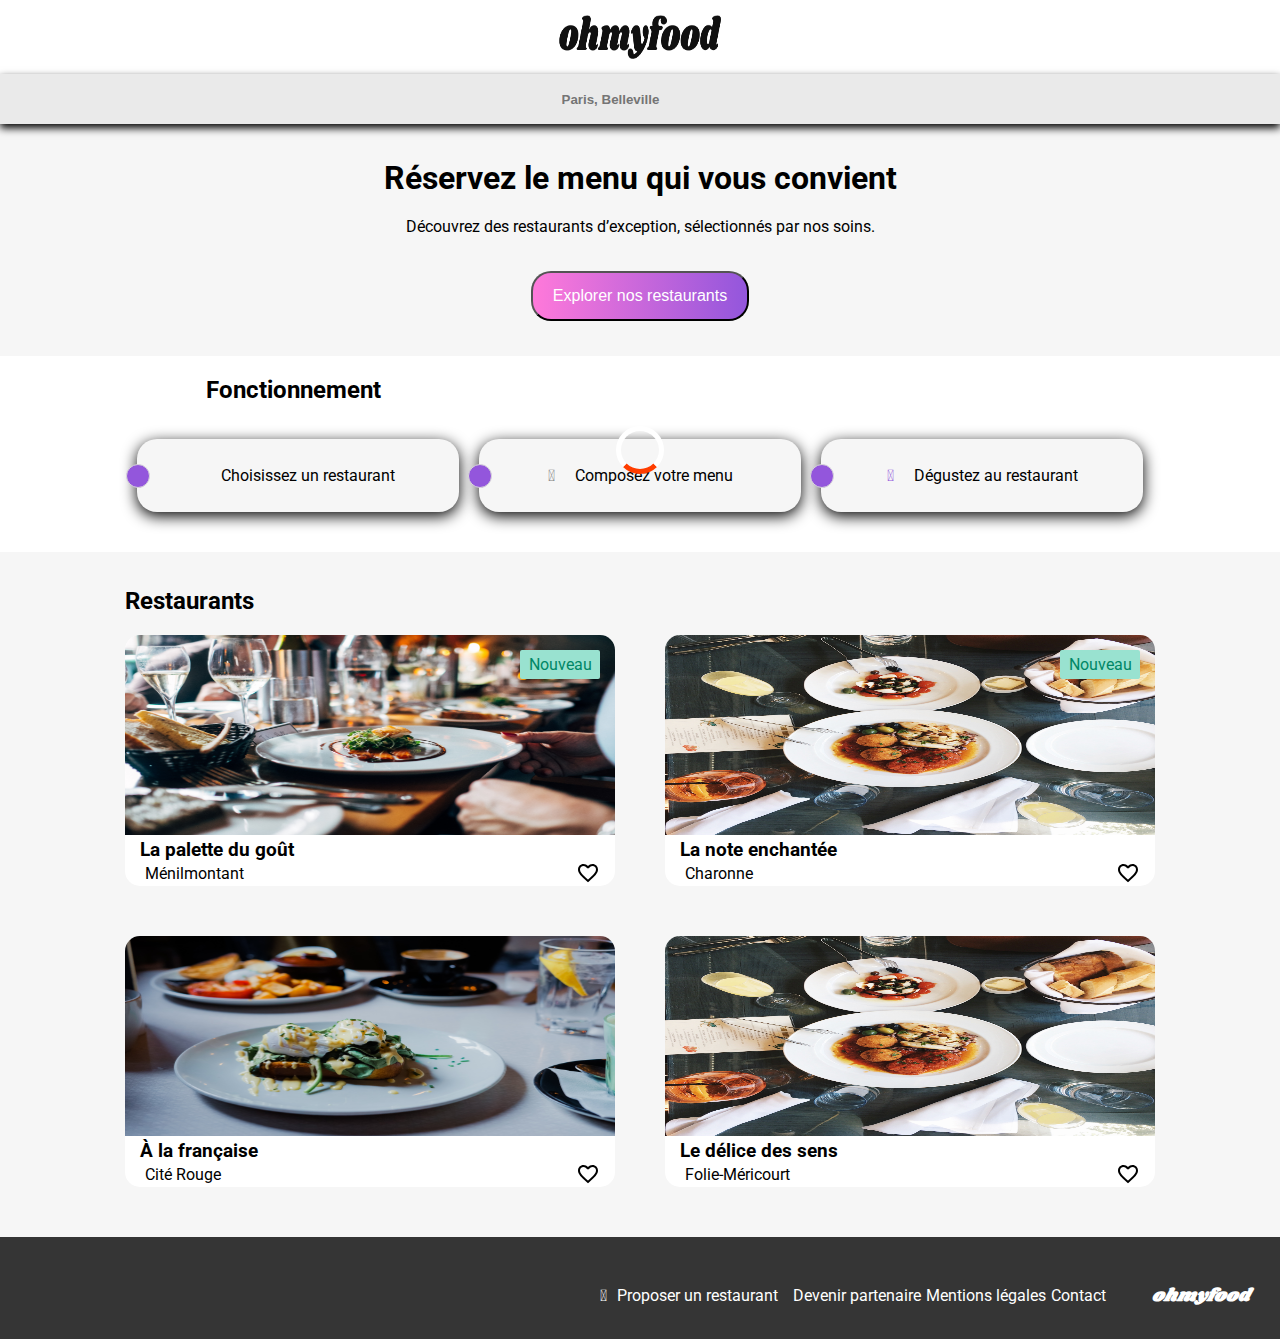
<file: index.html>
<!DOCTYPE html>
<html lang="fr">

<head>
    <meta charset="UTF-8">
    <meta name="viewport" content="width=device-width, initial-scale=1.0">
    <title>ohmyfood</title>
    <link rel="preconnect" href="https://fonts.googleapis.com">
    <link rel="preconnect" href="https://fonts.gstatic.com" crossorigin>
    <link href="https://fonts.googleapis.com/css2?family=Raleway:wght@400;500;700&display=swap" rel="stylesheet">
    <link rel="stylesheet" href="https://cdnjs.cloudflare.com/ajax/libs/font-awesome/6.2.1/css/all.min.css"
        integrity="sha512-MV7K8+y+gLIBoVD59lQIYicR65iaqukzvf/nwasF0nqhPay5w/9lJmVM2hMDcnK1OnMGCdVK+iQrJ7lzPJQd1w=="
        crossorigin="anonymous" referrerpolicy="no-referrer">
    <link rel="stylesheet" href="./assets/css/style.css">
    <link rel="preconnect" href="https://fonts.googleapis.com">
<link rel="preconnect" href="https://fonts.gstatic.com" crossorigin>
<link href="https://fonts.googleapis.com/css2?family=Raleway:ital,wght@0,100..900;1,100..900&family=Roboto:ital,wght@0,100;0,300;0,400;0,500;0,700;0,900;1,100;1,300;1,400;1,500;1,700;1,900&family=Shrikhand&display=swap" rel="stylesheet">
<link rel="stylesheet" href="https://cdnjs.cloudflare.com/ajax/libs/font-awesome/5.15.4/css/all.min.css">
<link href="https://fonts.googleapis.com/css2?family=Raleway:ital,wght@0,100..900;1,100..900&display=swap" rel="stylesheet">
</head>

<body>
    <div class="background">
        <span class="loader">
        </span>
    </div>
    <div class="main-container">
        <header class="header">
                <img src="./assets/images/logo/ohmyfood.png" class="header__logo" alt="image logo">
        </header>

        <main>
            <section class="search">
                    <form class="search__bar" method="post">
                        <div class="search__bar--input">
                            <i class="fa-solid fa-location-dot"></i>
                            <input type="text" placeholder="Paris, Belleville">
                        </div>
                        <div class="search__introduction">
                            <div class="search__title">
                                <h1>Réservez le menu qui vous convient</h1>
                                <p>Découvrez des restaurants d’exception, sélectionnés par nos soins. </p>
                            </div>
                        </div>
                            <button  class="search__explore" type="button" value="Explorer nos restaurants">Explorer nos restaurants
                        </button>
                    </form>
            </section>
            <section class="functionality">
                    <div class="functionality__title title1">
                        <h2 >Fonctionnement</h2>
                    </div>
                    <div class="functionality__links">                               
                        <div class="functionality__links--card">
                            <i class="fa-sharp fa-solid fa-1 numbered-icon"></i>
                            <i class="fa-solid fa-mobile-screen-button"></i>
                            <p>Choisissez un restaurant</p>
                        </div>
                        
                        <div class="functionality__links--card">
                            <i class="fa-sharp fa-solid fa-2 numbered-icon"></i>
                            <i class="fa-solid fa-list"></i>                            
                            <p>Composez votre menu</p>
                        </div>

                        <div class="functionality__links--card">
                            <i class="fa-sharp fa-solid fa-3 numbered-icon"></i>
                            <i class="fa-sharp fa-solid fa-store"></i>
                            <p>Dégustez au restaurant</p>
                        </div>
                        
                    </div>
            </section>
        
        
            <section class="restaurants" id="restaurants">
                    <div class="restaurants__title title">
                        <h2>Restaurants</h2>
                    </div>
                        <div class="restaurant__cards">
                                <article class="card">
                                    <a href="../restaurants/palettedugout.html">
                                        <img class="card__image" src="./assets/images/restaurants/jay-wennington-N_Y88TWmGwA-unsplash.jpg" alt="Image-hotel du port">
                                        </a>
                                        <div class="card__news">
                                            <p>Nouveau</p>
                                        </div>
                                        <div class="card__txt">
                                            <h3>La palette du goût</h3>
                                            <div class="card__text">
                                                <p class="card__subtitle">Ménilmontant</p>
                                                <input type="checkbox" id="heart-checkbox-1" class="visually-hidden">
                                                <label for="heart-checkbox-1" class="heart-icon"></label>
                                            </div>
                                        </div>
                                    
                                </article>

                                <article class="card">
                                    <a href="restaurants/noteenchantee.html">
                                        <img class="card__image" src="./assets/images/restaurants/stil-u2Lp8tXIcjw-unsplash.jpg" alt="Image-hotel du port">
                                    </a>
                                        <div class="card__news">
                                            <p>Nouveau</p>
                                        </div>
                                        <div class="card__txt">
                                                <h3>La note enchantée</h3>
                                                <div class="card__text">
                                                    <p class="card__subtitle">Charonne</p>
                                                    <input type="checkbox" id="heart-checkbox-2" class="visually-hidden">
                                                    <label for="heart-checkbox-2" class="heart-icon"></label>                                           
                                        
                                                </div>
                                        </div>
                                </article>
                            
                            
                                <article class="card">
                                    <a href="restaurants/francais.html">
                                        <img class="card__image" src="./assets/images/restaurants/toa-heftiba-DQKerTsQwi0-unsplash.jpg" alt="Image-hotel du port">
                                    </a>
                                        <div class="card__txt">
                                                <h3>À la française</h3>
                                                <div class="card__text">
                                                    <p class="card__subtitle">Cité Rouge</p>
                                                    <input type="checkbox" id="heart-checkbox-3" class="visually-hidden">
                                                    <label for="heart-checkbox-3" class="heart-icon"></label>                                           
                                                </div> 
                                              
                                        </div>
                                    
                                </article>
                        

                                <article class="card">
                                    <a href="restaurants/delicedessens.html">
                                        <img class="card__image" src="./assets/images/restaurants/stil-u2Lp8tXIcjw-unsplash.jpg" alt="Image-hotel du port">
                                    </a>
                                        
                                        <div class="card__txt">
                                            <h3>Le délice des sens</h3>
                                            <div class="card__text">
                                                <p class="card__subtitle">Folie-Méricourt</p>
                                                <input type="checkbox" id="heart-checkbox-4" class="visually-hidden">
                                                <label for="heart-checkbox-4" class="heart-icon"></label>
                                            </div>
                                        </div>
                                                                       
                                </article>
                        </div>
                </section>
               
            
        </main>
       
        <footer>
            <div class="footer">                    
                <h3 class="footer__part">ohmyfood</h3>
                    <div class="footer__txt">
                        <div class="footer__txt--link">
                            <i class="fa-solid fa-utensils"></i>
                            <a href="#"><p>Proposer un restaurant</p></a>
                        </div>
                        
                        <div class="footer__txt--link"> 
                            <i class="fa-solid fa-handshake-angle"></i>
                            <a href="#"><p>Devenir partenaire</p></a>
                        </div>
                        <a href="#"><p>Mentions légales</p></a>
                        <a href="#"><p>Contact</p></a>
                    </div>
            </div>
        </footer>
       
    </div>
    
</body>
</file>
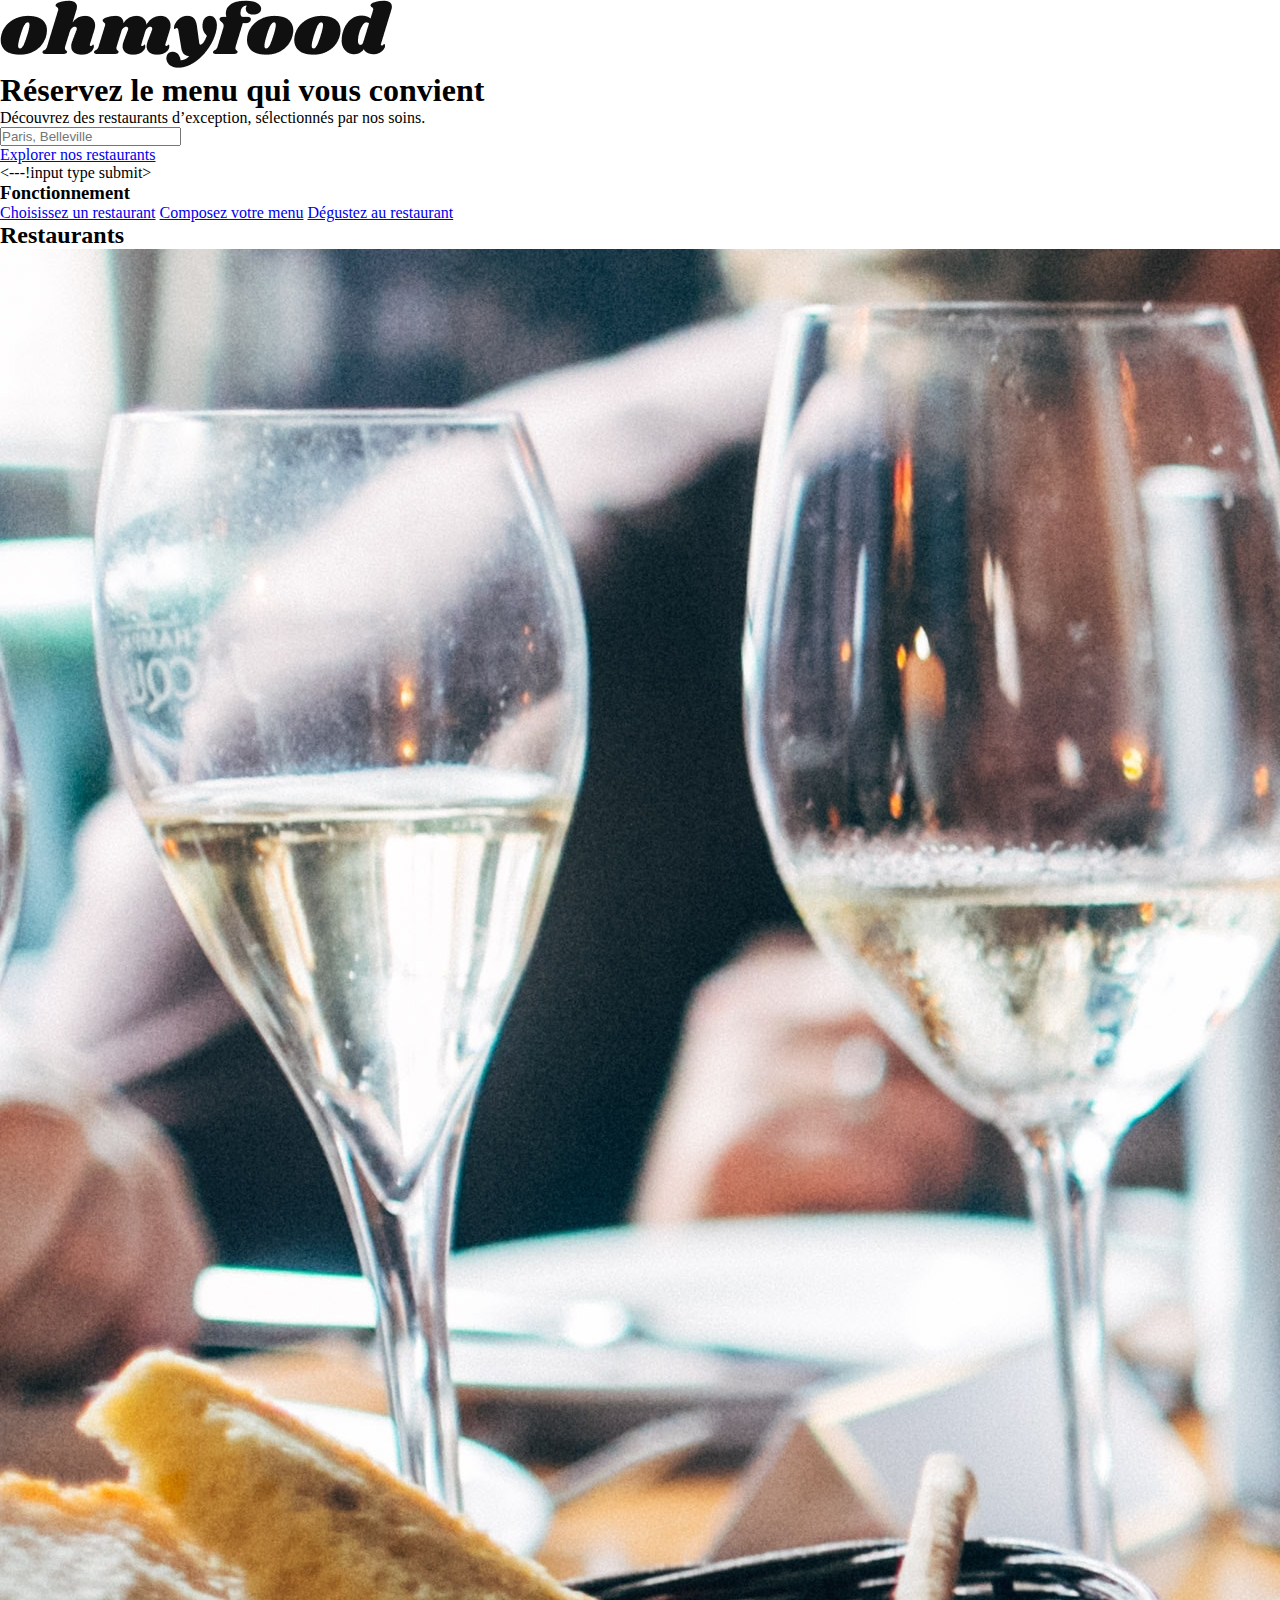
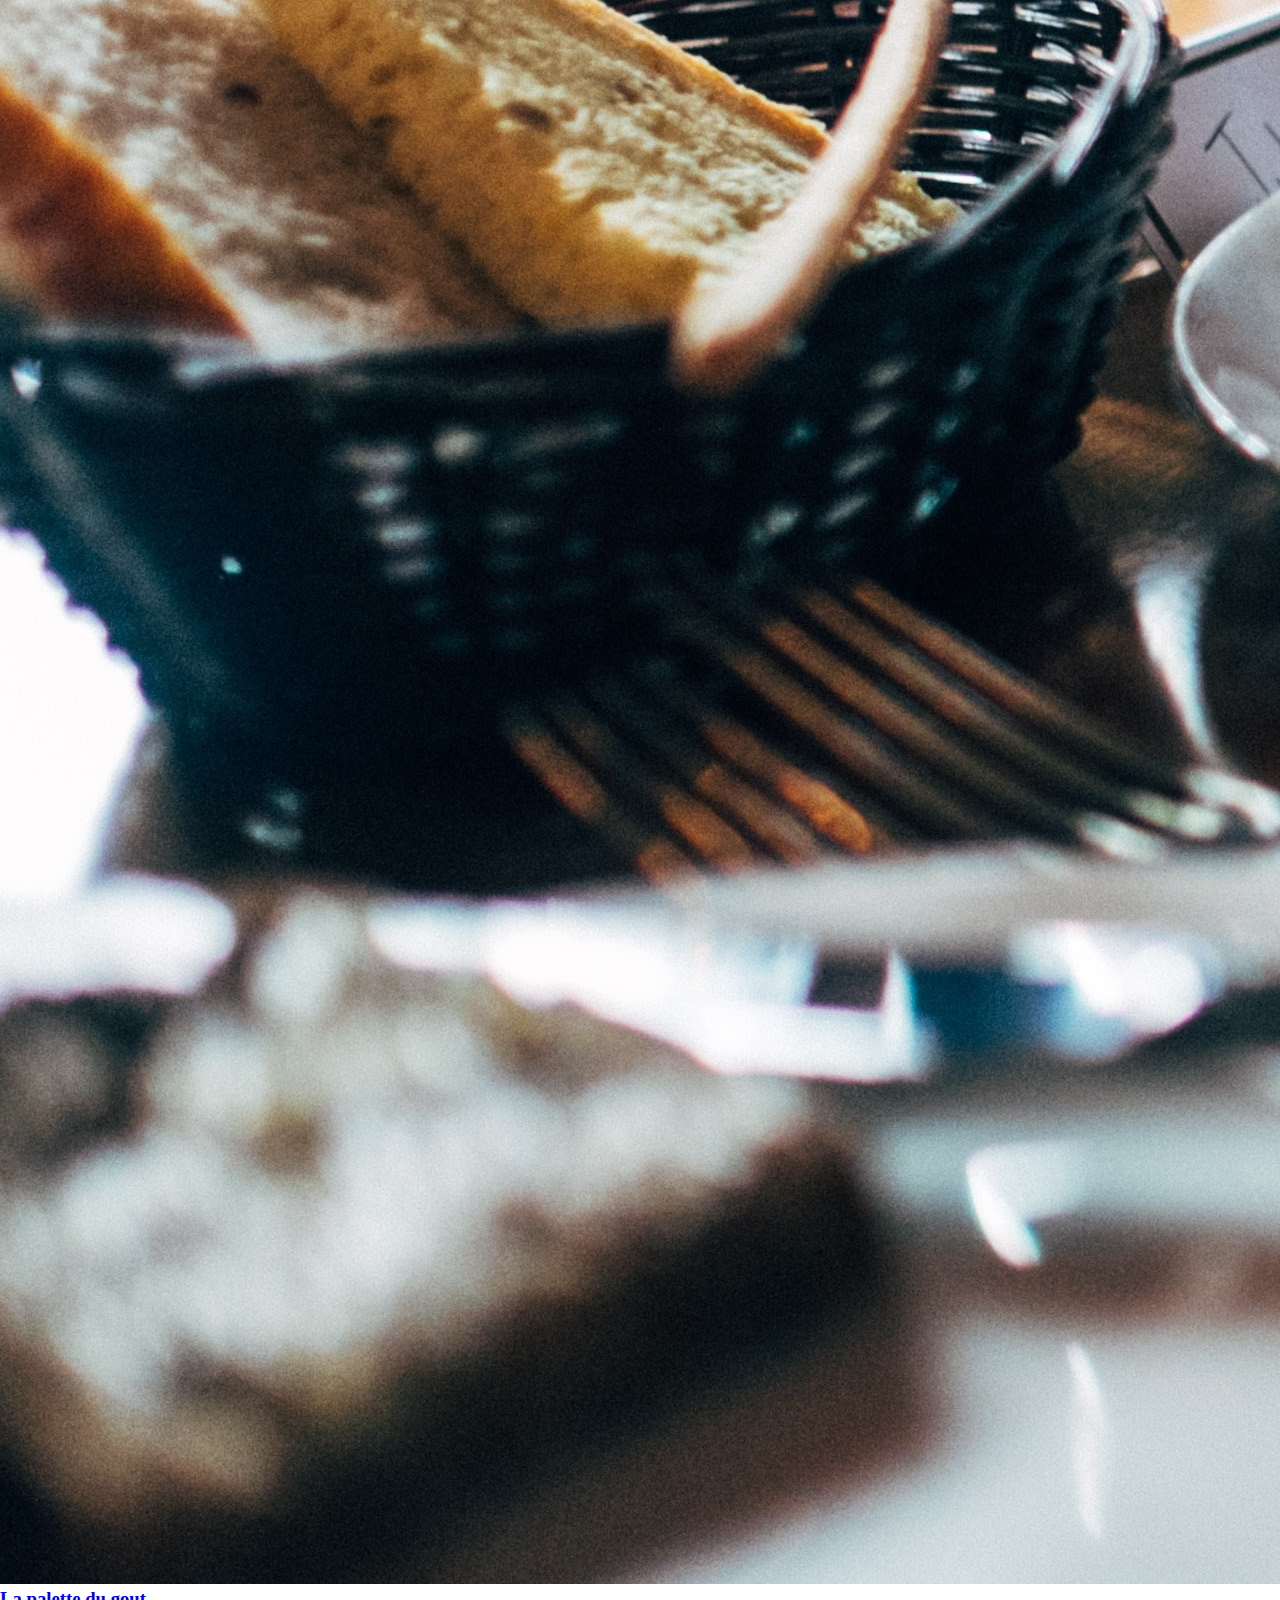
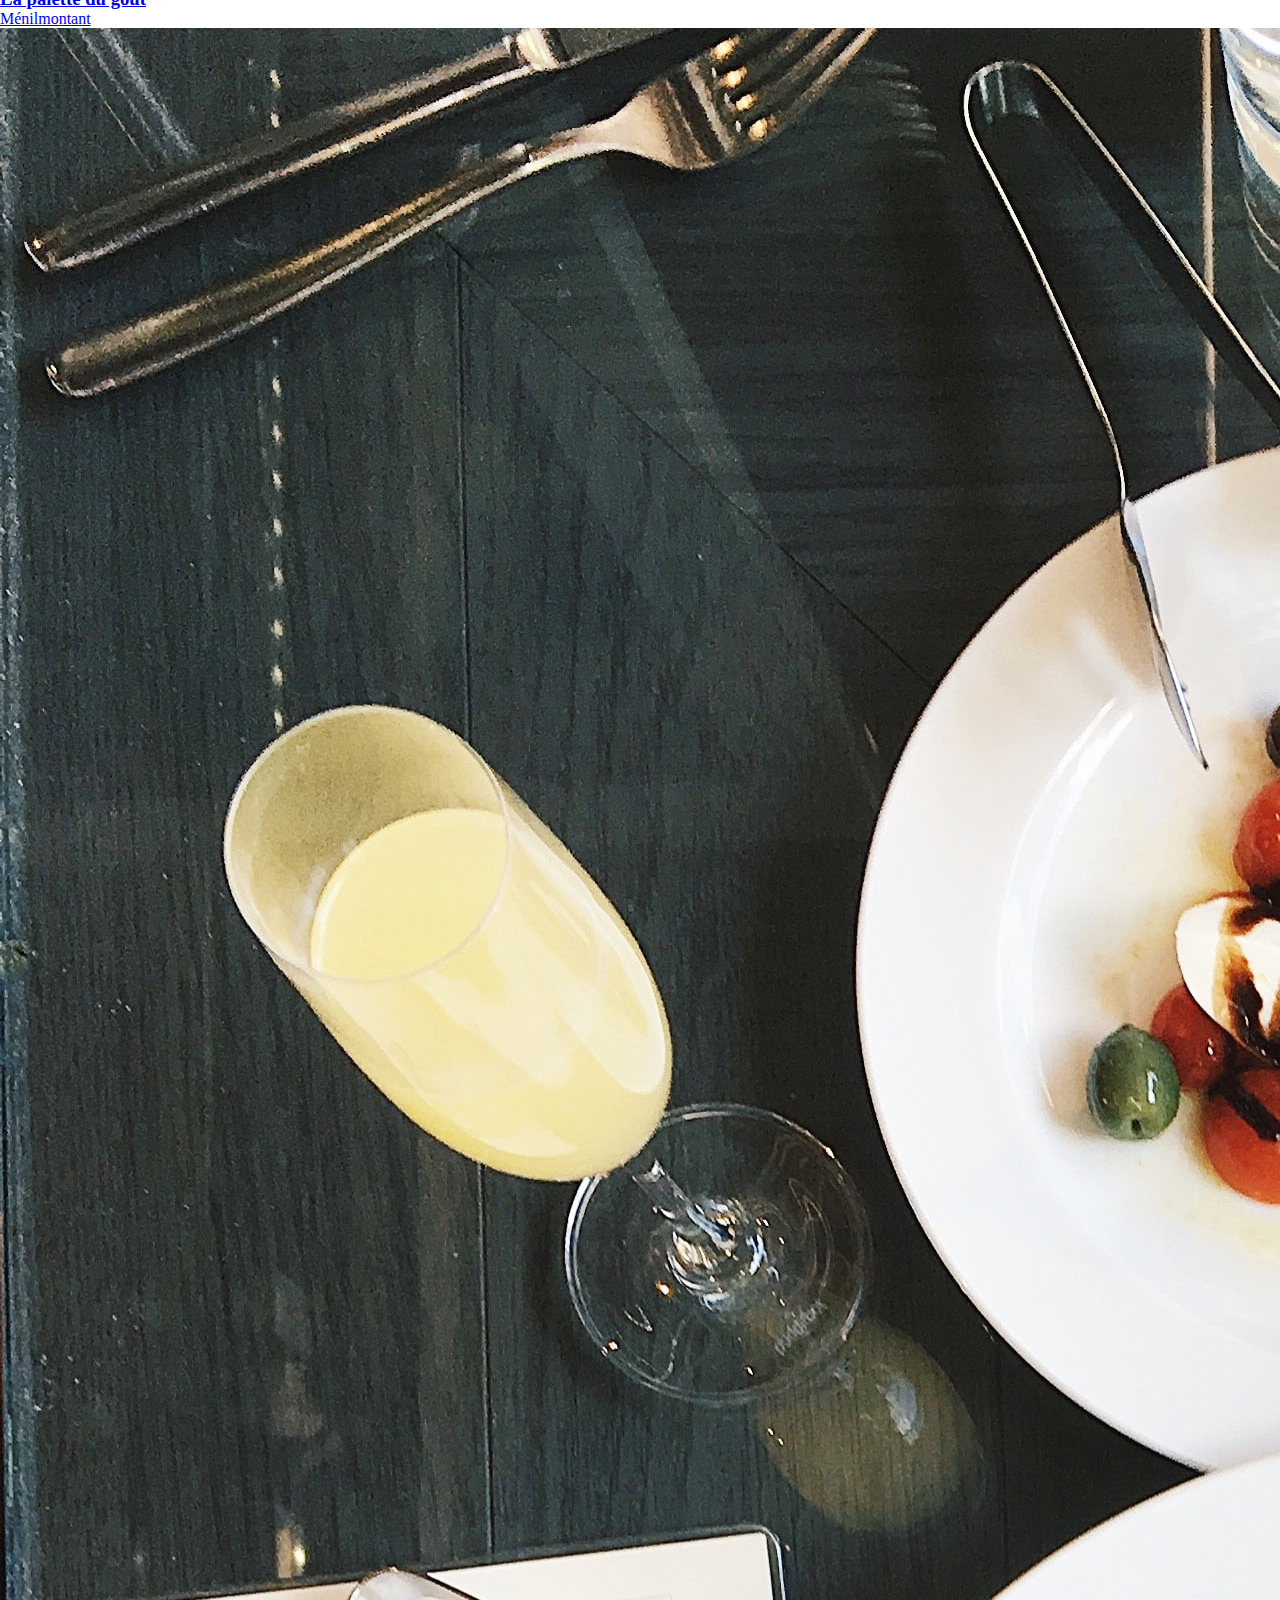
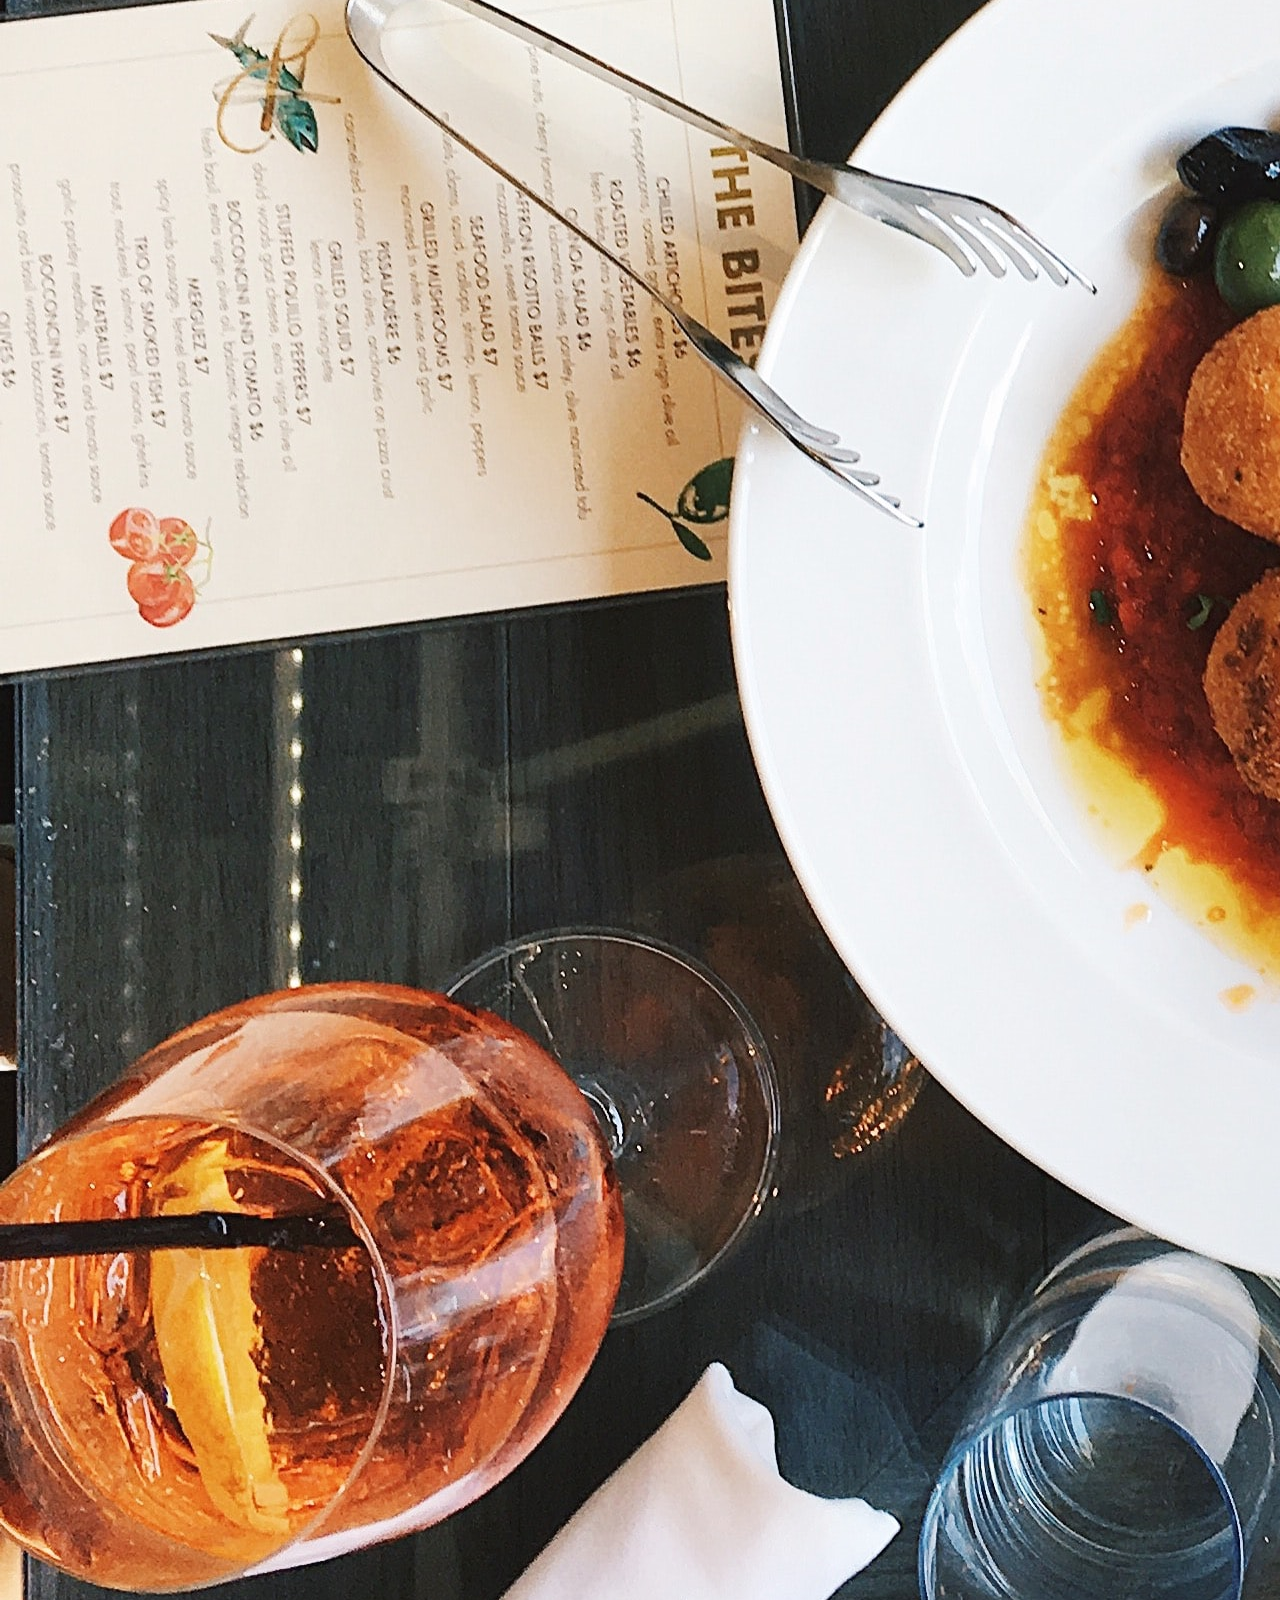
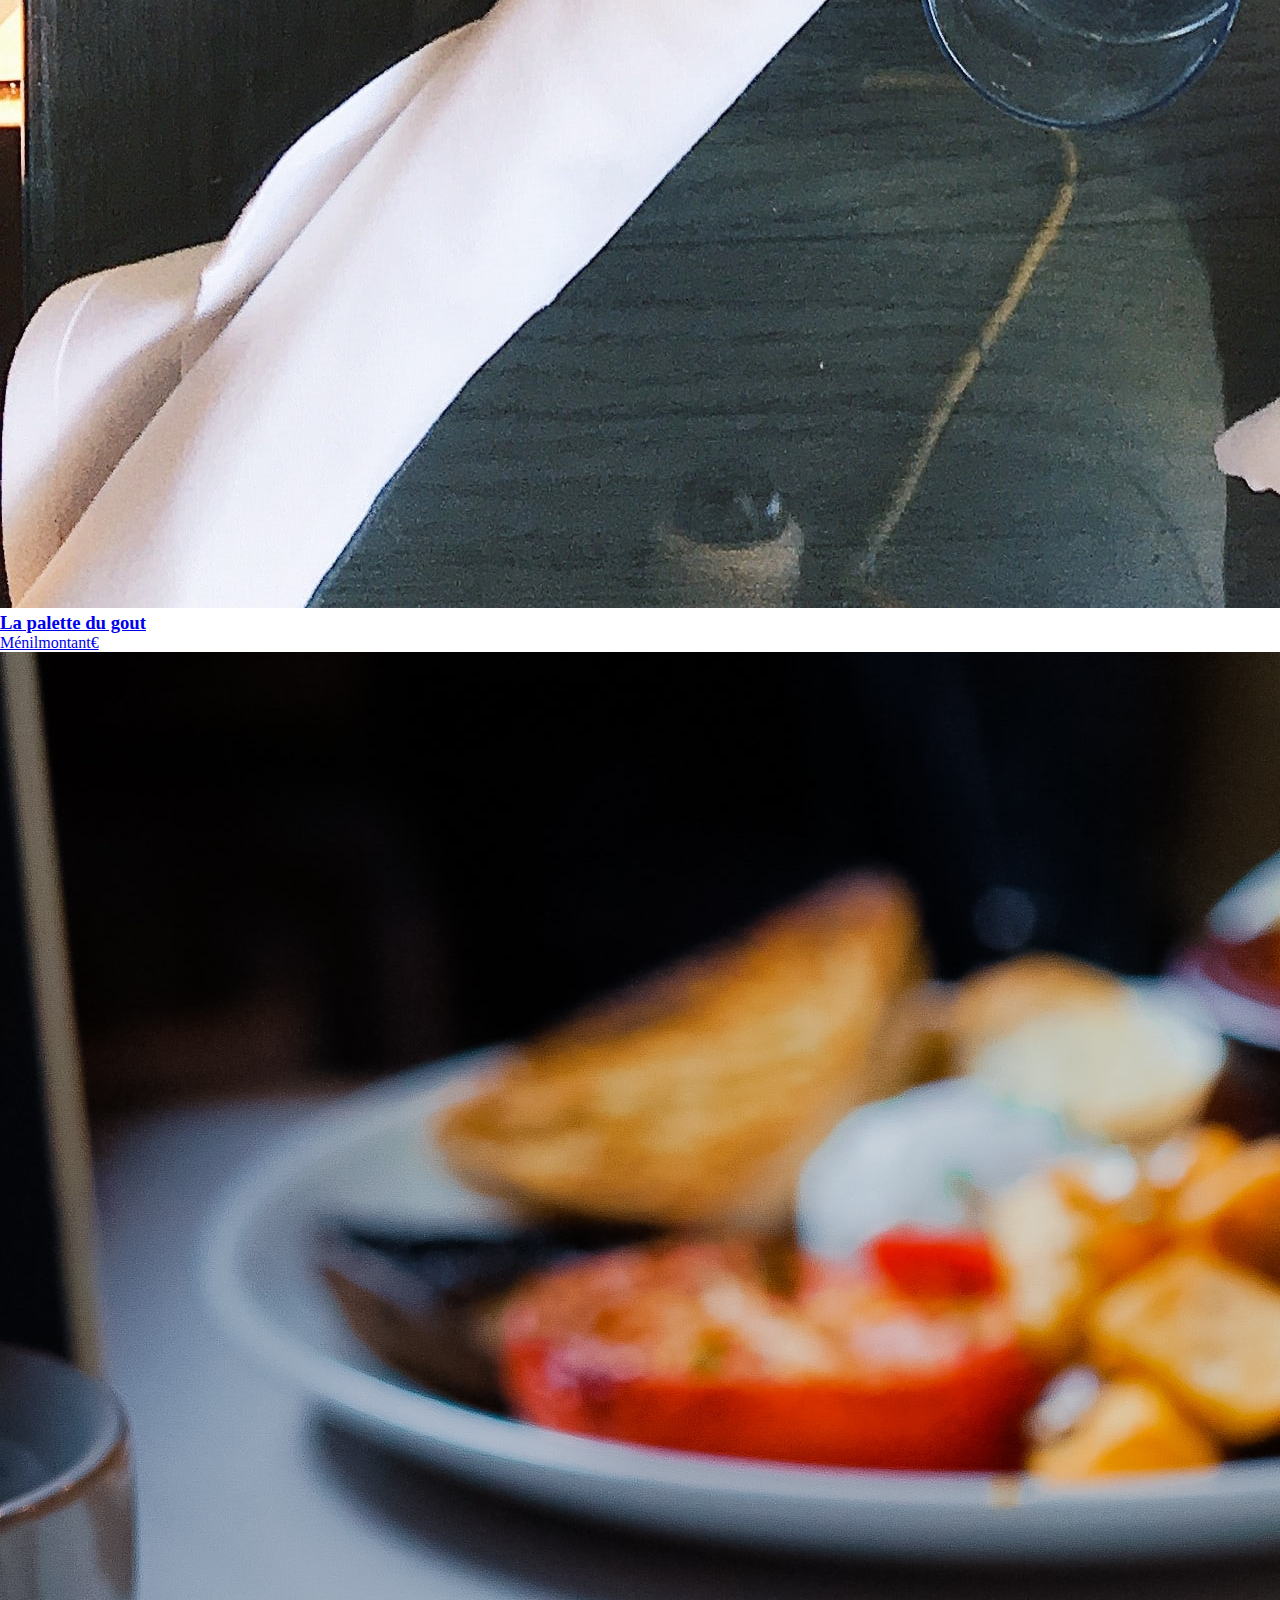
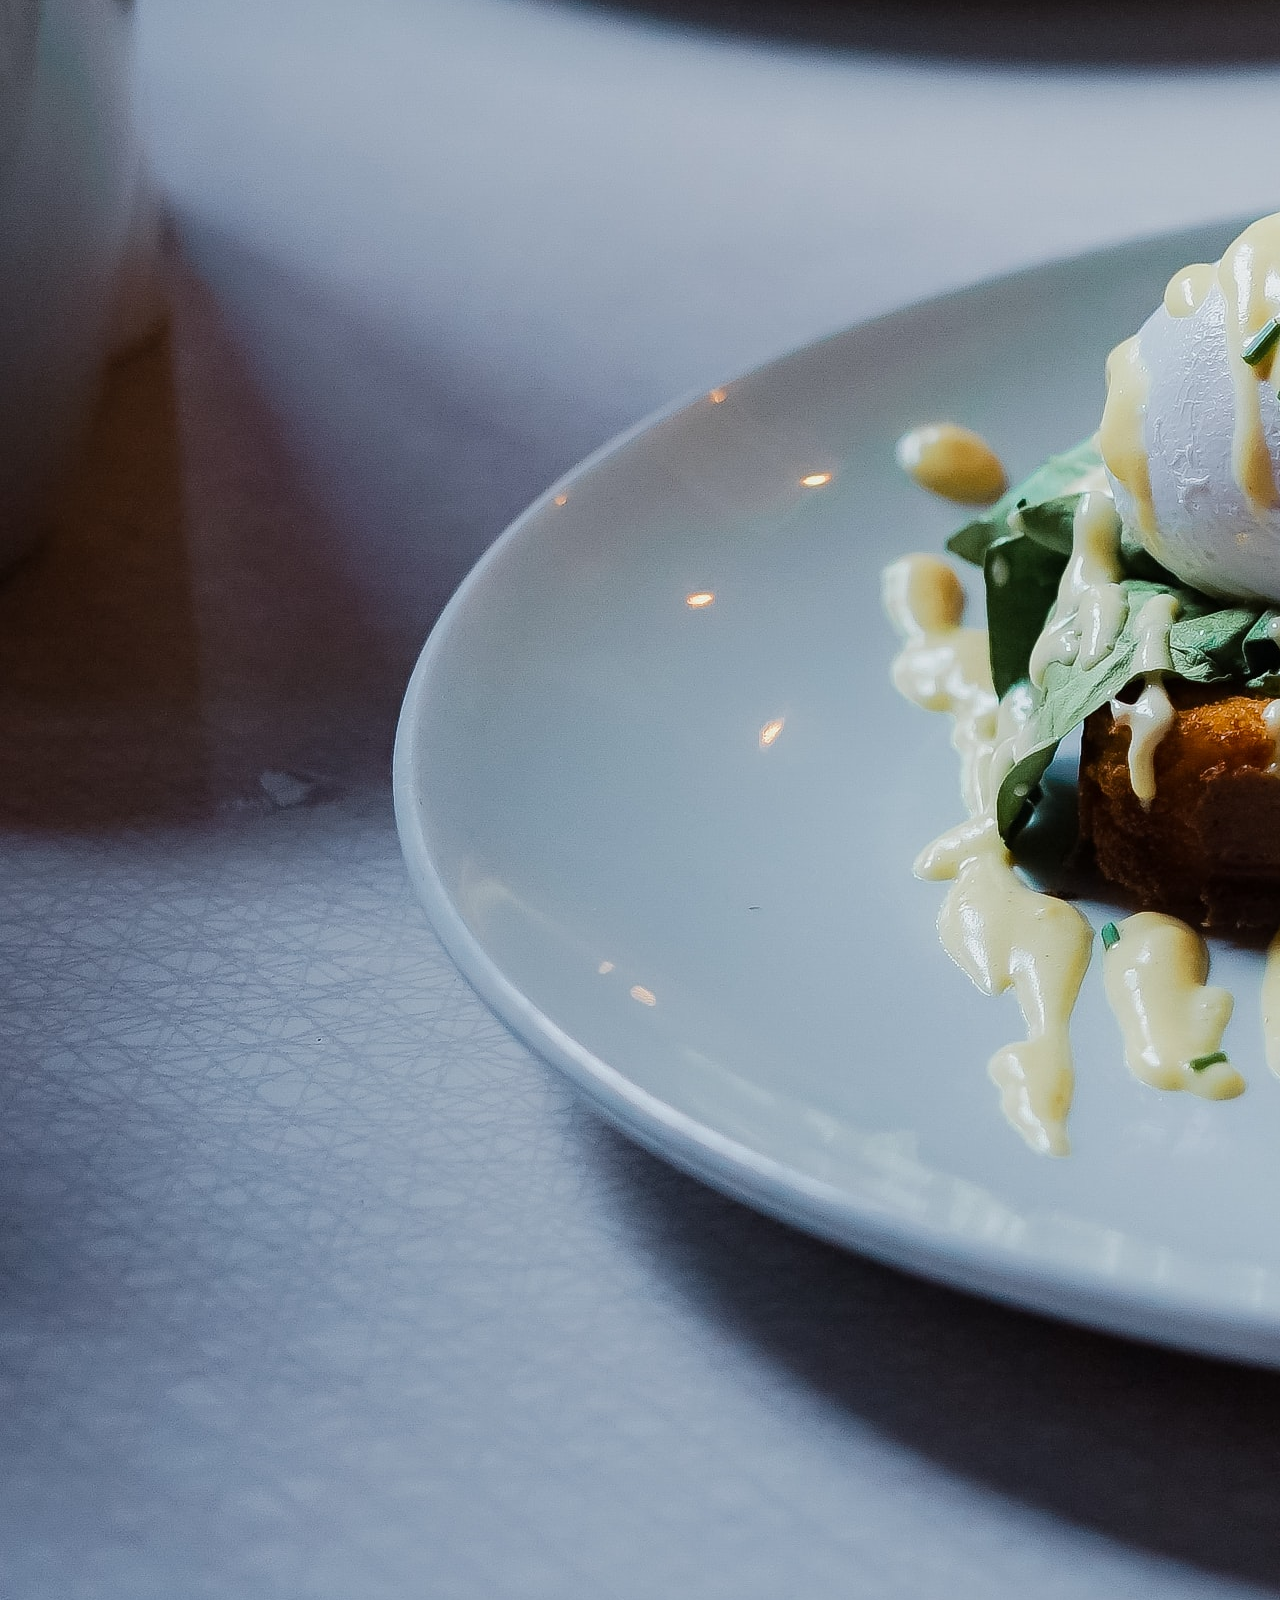
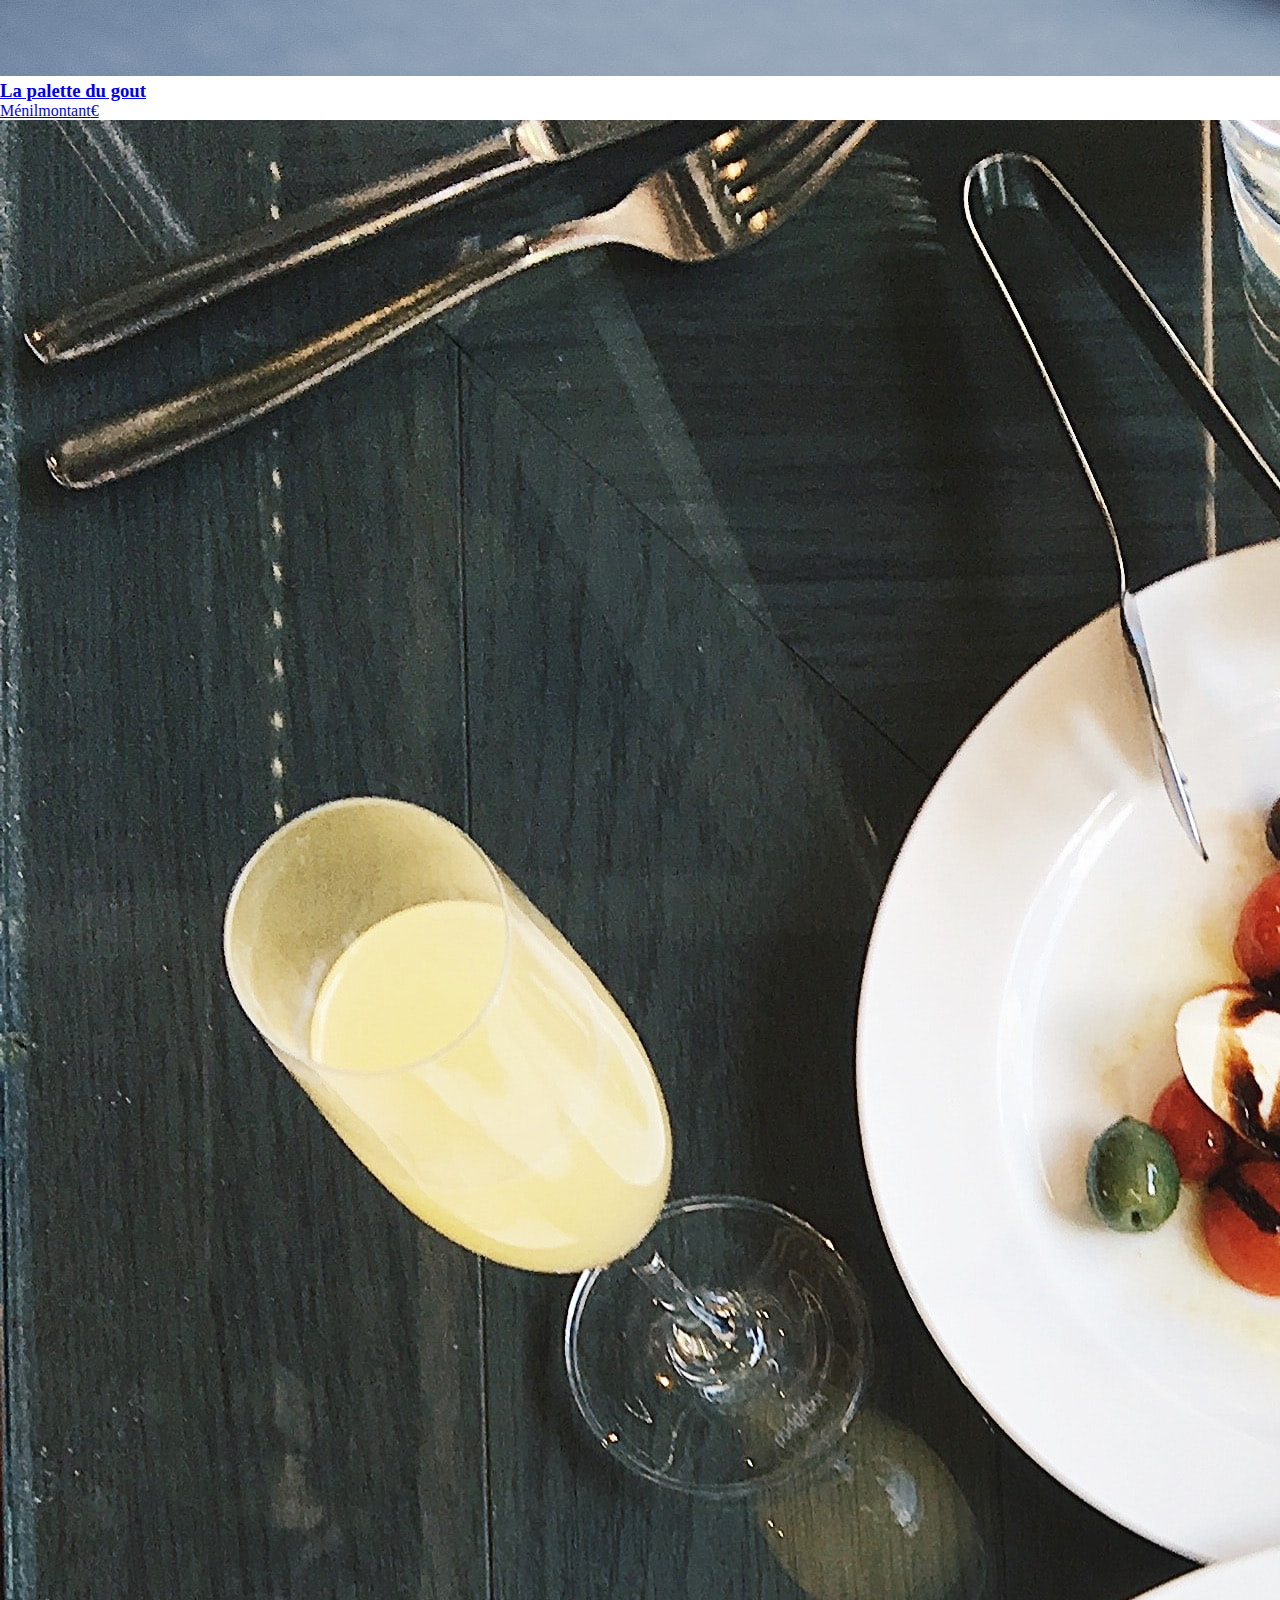
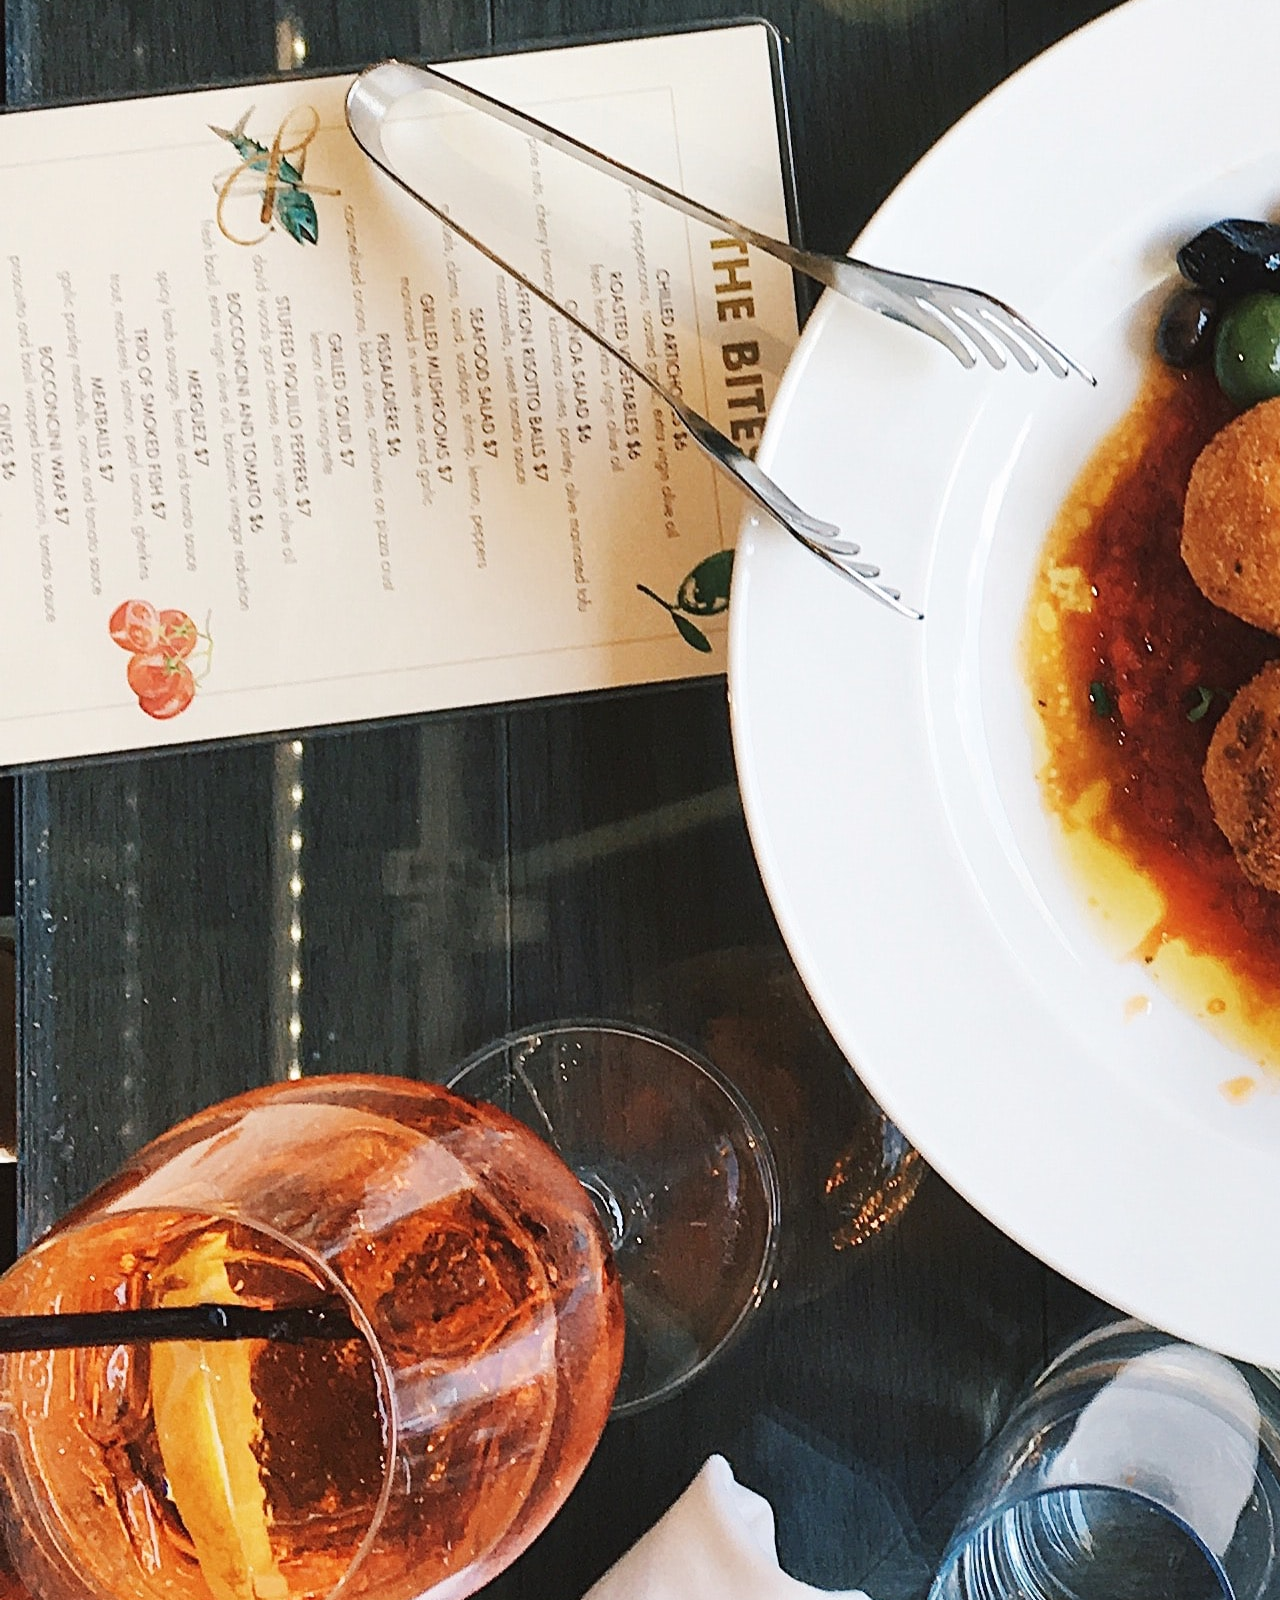
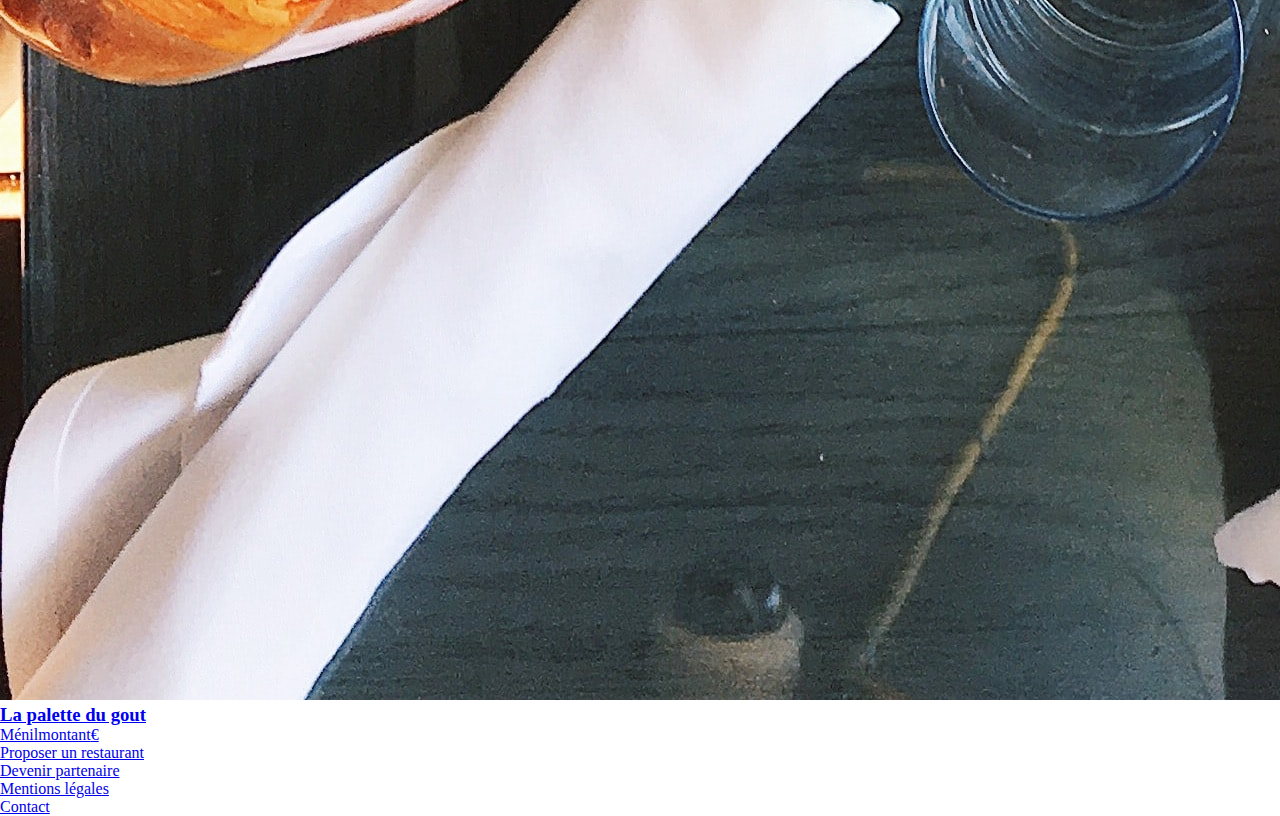
<file: Projet_myfood/index.html>
<!DOCTYPE html>
<html lang="fr">

<head>
    <meta charset="UTF-8">
    <meta name="viewport" content="width=device-width, initial-scale=1.0">
    <title>ohmyfood</title>
    <link rel="preconnect" href="https://fonts.googleapis.com">
    <link rel="preconnect" href="https://fonts.gstatic.com" crossorigin>
    <link href="https://fonts.googleapis.com/css2?family=Raleway:wght@400;500;700&display=swap" rel="stylesheet">
    <link rel="stylesheet" href="https://cdnjs.cloudflare.com/ajax/libs/font-awesome/6.2.1/css/all.min.css"
        integrity="sha512-MV7K8+y+gLIBoVD59lQIYicR65iaqukzvf/nwasF0nqhPay5w/9lJmVM2hMDcnK1OnMGCdVK+iQrJ7lzPJQd1w=="
        crossorigin="anonymous" referrerpolicy="no-referrer">
    <link rel="stylesheet" href="./assets/css/style.css">
    <link rel="preconnect" href="https://fonts.googleapis.com">
<link rel="preconnect" href="https://fonts.gstatic.com" crossorigin>
<link href="https://fonts.googleapis.com/css2?family=Raleway:ital,wght@0,100..900;1,100..900&display=swap" rel="stylesheet">
</head>

<body>
    <div class="main-container">
        
        <header class="main-header">
            
                <img src="./assets/images/logo/ohmyfood.png" class="logo" alt="image logo"/>
        </header>

        <main>
            <section class="introduction">
                <div class="titre-description">
                    <h1>Réservez le menu qui vous convient</h1>
                    <p>Découvrez des restaurants d’exception, sélectionnés par nos soins. </p>
                </div>

                <div>
                    <form class="barre-recherche" method="post">
                        <i class="fa-solid fa-location-dot"></i>
                        <input type="text" placeholder="Paris, Belleville">
                    </form>
                    <a  class="menu" href="page.html">Explorer nos restaurants</a></section><---!input type submit>

                </div>
                <div class="fonctionnement">
                    <div class="titre-fonctionnement">
                        <h3 >Fonctionnement</h3>
                    </div>
                    <div class="lien">
                        <i class="fa-solid fa-circle-1"></i>
                        <a class="lienfonction"  href="#" role="button"><i class="fa-solid fa-mobile-screen-button"></i>Choisissez un restaurant</a>
                        <i class="fa-solid fa-circle-2"></i>
                        <a class="lienfonction"  href="#" role="button"><i class="fa-duotone fa-square-list"></i>Composez votre menu</a>
                        <i class="fa-solid fa-circle-3"></i>
                        <a class="lienfonction"  href="#" role="button"><i class="fa-sharp fa-solid fa-store"></i>Dégustez au restaurant</a>
                    </div>
                </div>
            </section>
        
        
            <div class="restaurants">
                <section>
                    <div class="restaurants-title">
                        <h2 class="section-title">Restaurants</h2>
                    </div>

                        <div class="restaurant-cards">
                            <a href="#">
                                <article class="card">
                                    <img class="image" src="./assets/images/restaurants/jay-wennington-N_Y88TWmGwA-unsplash.jpg" alt="Image-hotel du port">
                                    <div class="card-txt">
                                        <h3 class="card-title">La palette du gout</h3>
                                        <p class="card-subtitle">Ménilmontant</p>
                                        <i class="fa-sharp fa-solid fa-heart"></i>
                                        <i class="fa-sharp fa-thin fa-heart"></i>
                                    </div>
                                </article>
                            </a>

                            <a href="#">
                                <article class="card">
                                    <img class="image" src="./assets/images/restaurants/stil-u2Lp8tXIcjw-unsplash.jpg" alt="Image-hotel du port">
                                    <div class="card-txt">
                                        <h3 class="card-title">La palette du gout</h3>
                                        <p class="card-subtitle">Ménilmontant<span class="euro">€</span></p>
                                        <i class="fa-sharp fa-solid fa-heart"></i>
                                        <i class="fa-sharp fa-thin fa-heart"></i>
                                    </div>
                                </article>
                            </a>
                            
                            <a href="#">
                                <article class="card">
                                    <img class="image" src="./assets/images/restaurants/toa-heftiba-DQKerTsQwi0-unsplash.jpg" alt="Image-hotel du port">
                                    <div class="card-txt">
                                        <h3 class="card-title">La palette du gout</h3>
                                        <p class="card-subtitle">Ménilmontant<span class="euro">€</span></p>
                                        <i class="fa-sharp fa-solid fa-heart"></i>
                                        <i class="fa-sharp fa-thin fa-heart"></i>
                                    </div>
                                </article>
                            </a>

                            <a href="#">
                                <article class="card">
                                    <img class="image" src="./assets/images/restaurants/stil-u2Lp8tXIcjw-unsplash.jpg" alt="Image-hotel du port">
                                    <div class="card-txt">
                                        <h3 class="card-title">La palette du gout</h3>
                                        <p class="card-subtitle">Ménilmontant<span class="euro">€</span></p>
                                        <i class="fa-sharp fa-solid fa-heart"></i>
                                        <i class="fa-sharp fa-thin fa-heart"></i>
                                    </div>
                                </article>
                            </a>
                        </div>
                </section>
               
            </div>
        </main>
        <footer>
            <div class="footer">
                <article class="footerpart">
                    <div class="card-txt">
                        <a href="#"><p>Proposer un restaurant</p></a>
                        <a href="#"><p>Devenir partenaire</p></a>
                        <a href="#"><p>Mentions légales</p></a>
                        <a href="#"><p>Contact</p></a>
                    </div>
                </article>
            </div>
        </footer>
    </div>
</body>

</html>
</file>
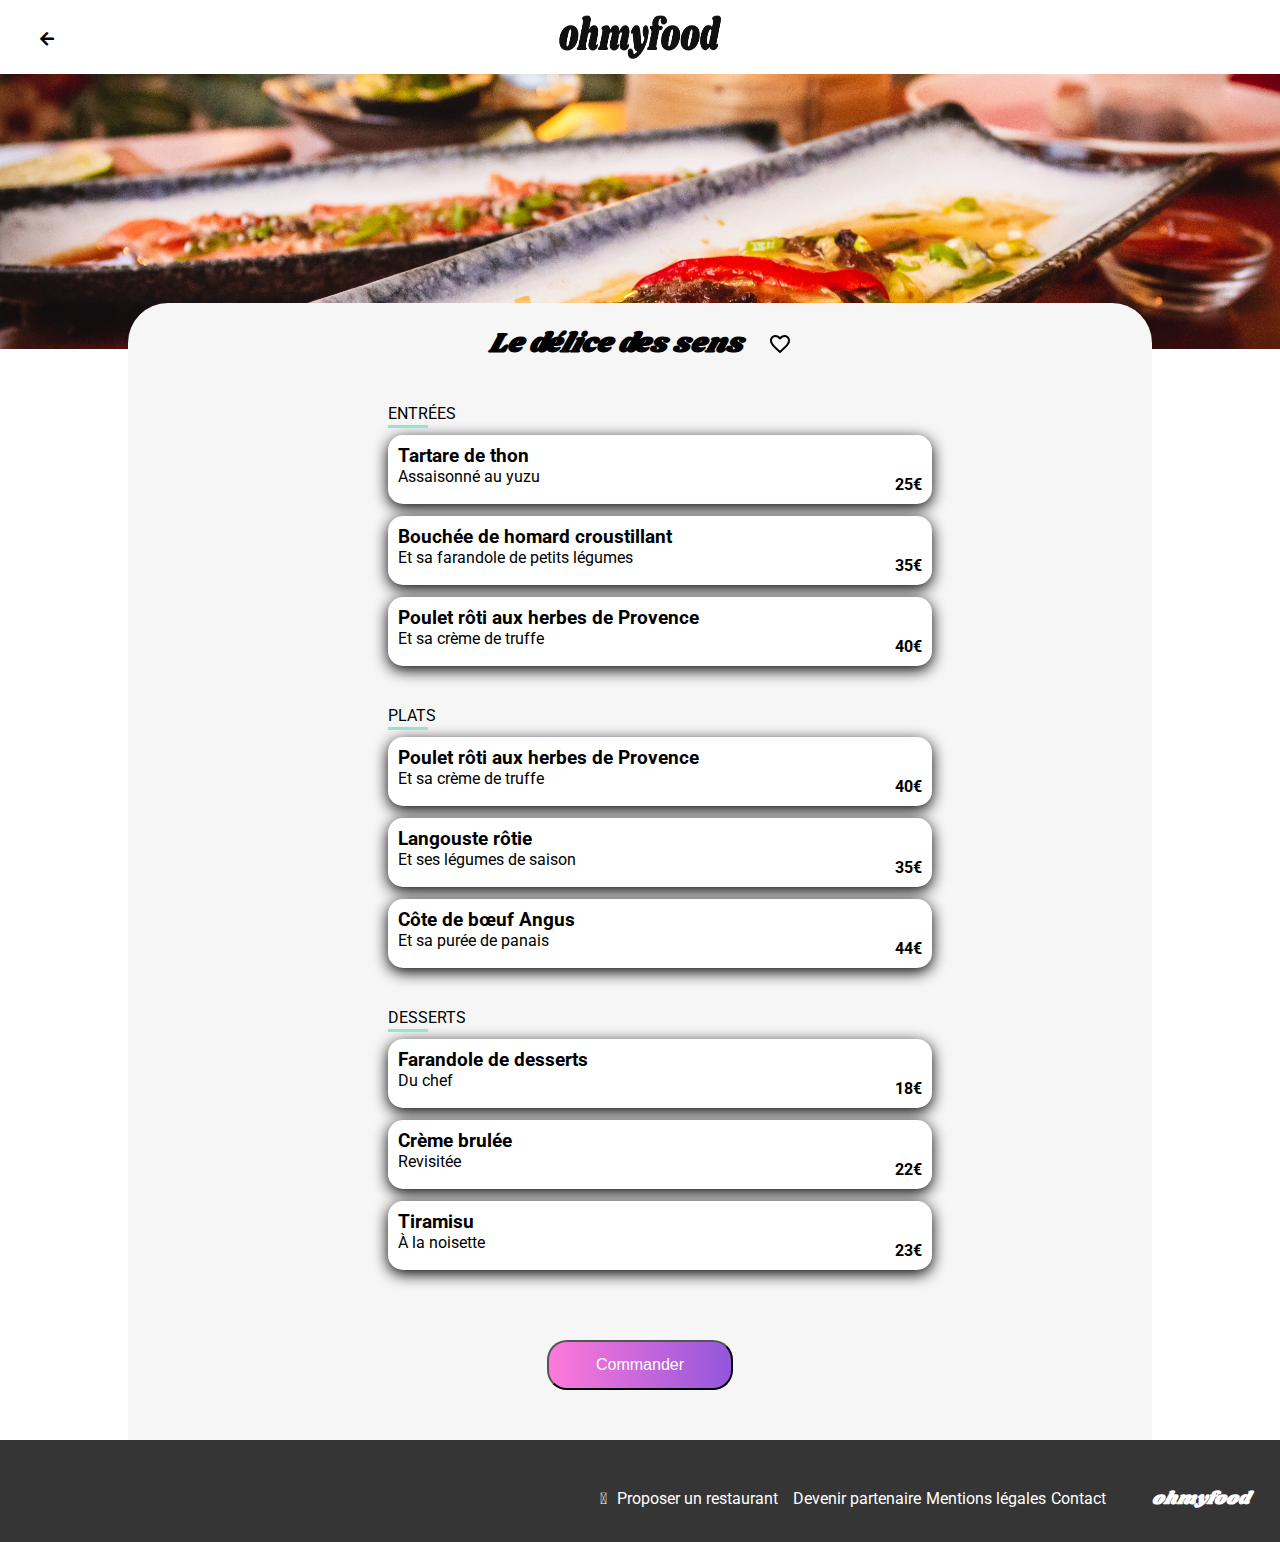
<file: restaurants/delicedessens.html>
<!DOCTYPE html>
<html lang="fr">
  <head>
    <meta charset="UTF-8" />
    <meta name="viewport" content="width=device-width, initial-scale=1.0" />
    <title>ohmyfood</title>
    <link rel="preconnect" href="https://fonts.googleapis.com" />
    <link rel="preconnect" href="https://fonts.gstatic.com" crossorigin />
    <link
      href="https://fonts.googleapis.com/css2?family=Raleway:wght@400;500;700&display=swap"
      rel="stylesheet" />
    <link
      rel="stylesheet"
      href="https://cdnjs.cloudflare.com/ajax/libs/font-awesome/6.2.1/css/all.min.css"
      integrity="sha512-MV7K8+y+gLIBoVD59lQIYicR65iaqukzvf/nwasF0nqhPay5w/9lJmVM2hMDcnK1OnMGCdVK+iQrJ7lzPJQd1w=="
      crossorigin="anonymous"
      referrerpolicy="no-referrer" />
    <link rel="stylesheet" href="../assets/css/style.css" />
    <link rel="preconnect" href="https://fonts.googleapis.com" />
    <link rel="preconnect" href="https://fonts.gstatic.com" crossorigin />
    <link
      href="https://fonts.googleapis.com/css2?family=Raleway:ital,wght@0,100..900;1,100..900&family=Roboto:ital,wght@0,100;0,300;0,400;0,500;0,700;0,900;1,100;1,300;1,400;1,500;1,700;1,900&family=Shrikhand&display=swap"
      rel="stylesheet" />
    <link
      rel="stylesheet"
      href="https://cdnjs.cloudflare.com/ajax/libs/font-awesome/5.15.4/css/all.min.css" />
    <link
      href="https://fonts.googleapis.com/css2?family=Raleway:ital,wght@0,100..900;1,100..900&display=swap"
      rel="stylesheet" />
  </head>

  <body>
    <div class="main-container">
      <header class="header">
        <img
          src="../assets/images/logo/ohmyfood.png"
          class="header__logo"
          alt="image logo" />
        <a href="../index.html" class="button-retour">
          <i class="fas fa-arrow-left"></i>
        </a>
      </header>

      <main>
        <section class="restaurant__image">
          <img
            src="../assets/images/restaurants/louis-hansel-shotsoflouis-qNBGVyOCY8Q-unsplash.jpg"
            class="palette"
            alt="image délice des sens" />
        </section>
        <section class="restaurant">
          <div class="restaurants__description">
            <h1 class="restaurants__description--title">Le délice des sens</h1>
            <div class="restaurants__description--icone">
              <input
                type="checkbox"
                id="heart-checkbox-1"
                class="visually-hidden" />
              <label for="heart-checkbox-1" class="heart-icon"></label>
            </div>
          </div>

          <article class="restaurant__menu">
            <div class="menu__entry">
              <p class="menu__title">ENTRÉES</p>
              <div class="menu__choice">
                <div class="menu__choice--content">
                  <h3 class="menu__choice--title">Tartare de thon</h3>
                  <div class="menu__choice--description">
                    <p class="menu__choice--description">Assaisonné au yuzu</p>
                  </div>
                </div>

                <div class="price">25€</div>
                <div class="checkbox">
                  <div>
                    <i class="fa-solid fa-circle-check"></i>
                  </div>
                </div>
              </div>

              <div class="menu__choice">
                <div class="menu__choice--content">
                  <h3 class="menu__choice--title">
                    Bouchée de homard croustillant
                  </h3>
                  <div class="menu__choice--description">
                    <p>Et sa farandole de petits légumes</p>
                  </div>
                </div>
                <div class="price">35€</div>
                
                <div class="checkbox">
                  <div>
                    <i class="fa-solid fa-circle-check"></i>
                  </div>
                </div>
              </div>

              <div class="menu__choice">
                <div class="menu__choice--content">
                  <h3 class="menu__choice--title">
                    Poulet rôti aux herbes de Provence
                  </h3>
                  <div class="menu__choice--description">
                    <p>Et sa crème de truffe</p>
                  </div>
                </div>
                <div class="price">40€</div>

                <div class="checkbox">
                  <div>
                    <i class="fa-solid fa-circle-check"></i>
                  </div>
                </div>
              </div>
            </div>
          </article>

          <article class="restaurant__menu">
            <div class="menu__flat">
              <p class="menu__title">PLATS</p>
              <div class="menu__choice">
                <div class="menu__choice--content">
                  <h3 class="menu__choice--title">
                    Poulet rôti aux herbes de Provence
                  </h3>
                  <div class="menu__choice--description">
                    <p>Et sa crème de truffe</p>
                  </div>
                </div>
                <div class="price">40€</div>

                <div class="checkbox">
                  <div>
                    <i class="fa-solid fa-circle-check"></i>
                  </div>
                </div>
              </div>

              <div class="menu__choice">
                <div class="menu__choice--content">
                  <h3 class="menu__choice--title">Langouste rôtie</h3>
                  <div class="menu__choice--description">
                    <p>Et ses légumes de saison</p>
                  </div>
                </div>
                <div class="price">35€</div>

                <div class="checkbox">
                  <div>
                    <i class="fa-solid fa-circle-check"></i>
                  </div>
                </div>
              </div>

              <div class="menu__choice">
                <div class="menu__choice--content">
                  <h3 class="menu__choice--title">Côte de bœuf Angus</h3>
                  <div class="menu__choice--description">
                    <p>Et sa purée de panais</p>
                  </div>
                </div>
                <div class="price">44€</div>

                <div class="checkbox">
                  <div>
                    <i class="fa-solid fa-circle-check"></i>
                  </div>
                </div>
              </div>
            </div>
          </article>

          <article class="restaurant__menu">
            <div class="menu__dessert">
              <p class="menu__title">DESSERTS</p>
              <div class="menu__choice">
                <div class="menu__choice--content">
                  <h3 class="menu__choice--title">Farandole de desserts</h3>
                  <div class="menu__choice--description">
                    <p>Du chef</p>
                  </div>
                </div>
                <div class="price">18€</div>
                <div class="checkbox">
                  <div>
                    <i class="fa-solid fa-circle-check"></i>
                  </div>
                </div>
              </div>

              <div class="menu__choice">
                <div class="menu__choice--content">
                  <h3 class="menu__choice--title">Crème brulée</h3>
                  <div class="menu__choice--description">
                    <p>Revisitée</p>
                  </div>
                </div>
                <div class="price">22€</div>
                <div class="checkbox">
                  <div>
                    <i class="fa-solid fa-circle-check"></i>
                  </div>
                </div>
              </div>

              <div class="menu__choice">
                <div class="menu__choice--content">
                  <h3 class="menu__choice--title">Tiramisu</h3>
                  <div class="menu__choice--description">
                    <p>À la noisette</p>
                  </div>
                </div>
                <div class="price">23€</div>
                <div class="checkbox">
                  <div>
                    <i class="fa-solid fa-circle-check"></i>
                  </div>
                </div>
              </div>
            </div>
          </article>

          <div class="order">
            <button class="order__button">Commander</button>
          </div>
        </section>
      </main>

      <footer>
        <div class="footer">
          <h3 class="footer__part">ohmyfood</h3>
          <div class="footer__txt">
            <div class="footer__txt--link">
              <i class="fa-solid fa-utensils"></i>
              <a href="#"><p>Proposer un restaurant</p></a>
            </div>

            <div class="footer__txt--link">
              <i class="fa-solid fa-handshake-angle"></i>
              <a href="#"><p>Devenir partenaire</p></a>
            </div>
            <a href="#"><p>Mentions légales</p></a>
            <a href="#"><p>Contact</p></a>
          </div>
        </div>
      </footer>
    </div>
  </body>
</html>
</file>
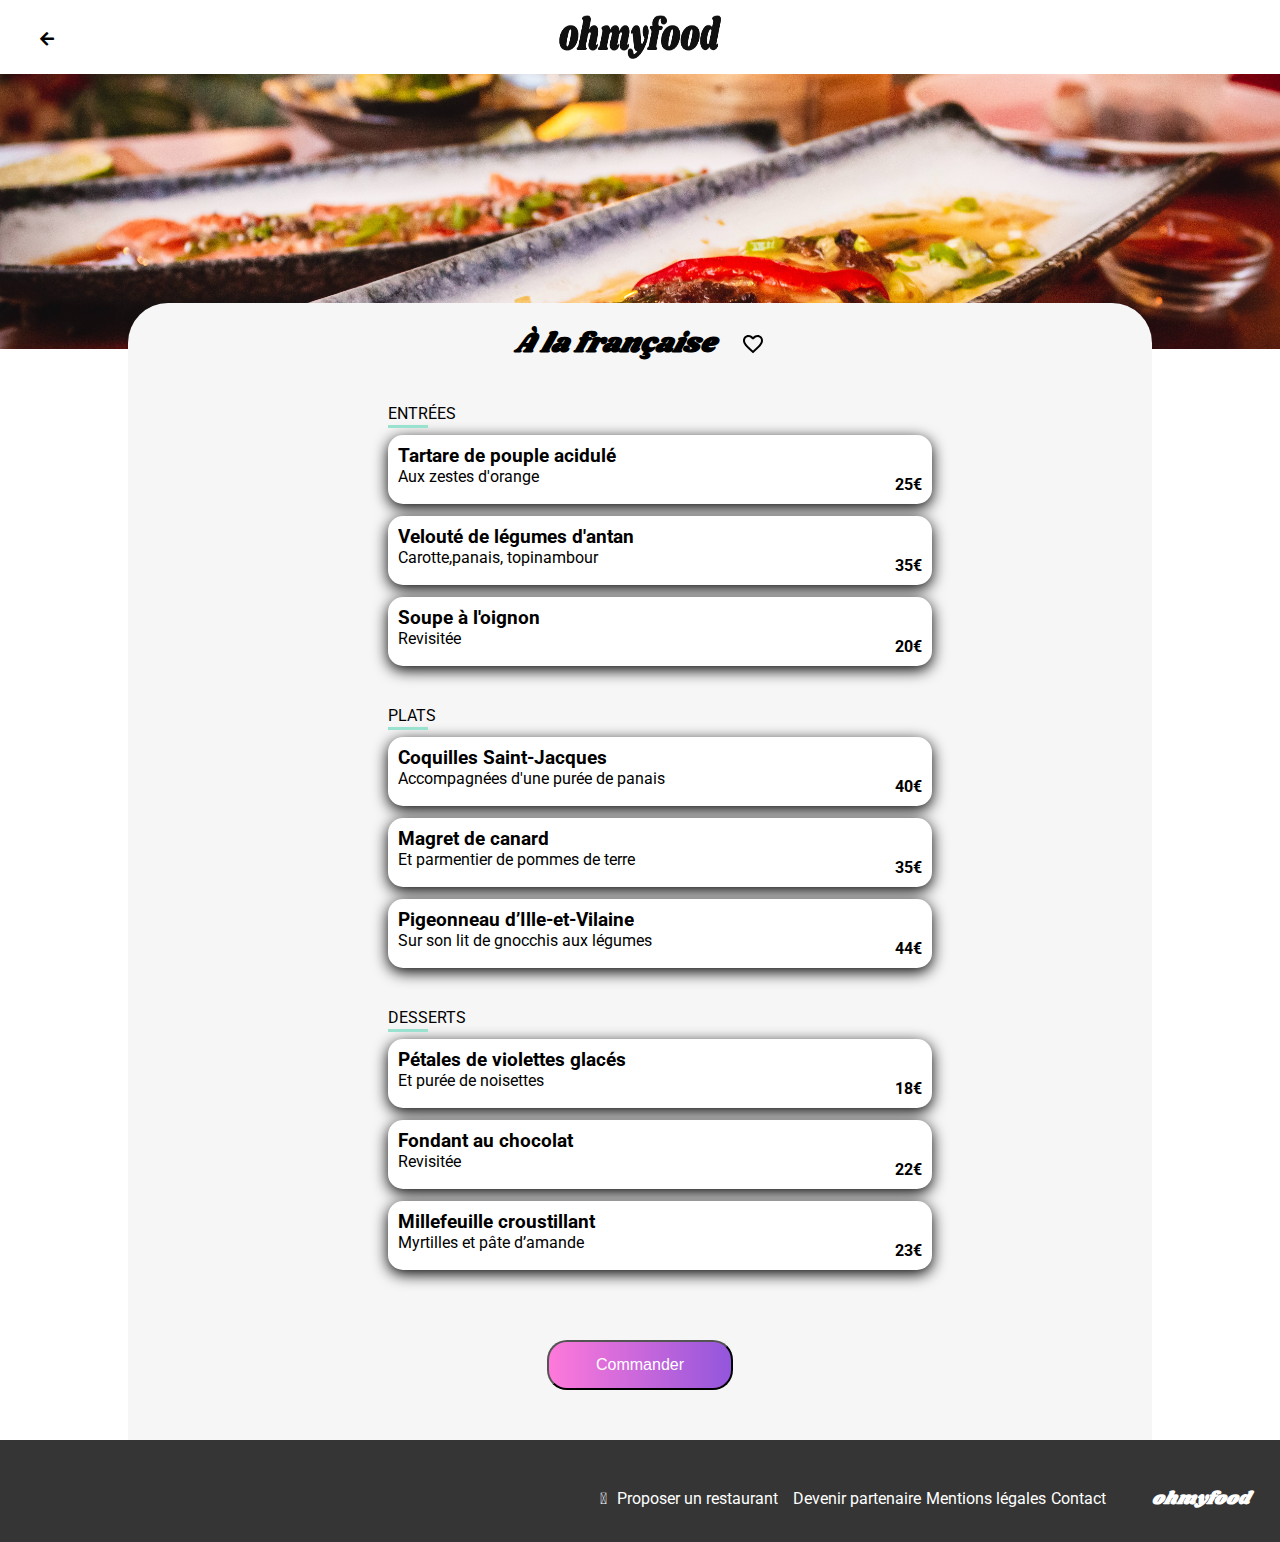
<file: restaurants/francais.html>
<!DOCTYPE html>
<html lang="fr">

<head>
    <meta charset="UTF-8" />
    <meta name="viewport" content="width=device-width, initial-scale=1.0" />
    <title>ohmyfood</title>
    <link rel="preconnect" href="https://fonts.googleapis.com" />
    <link rel="preconnect" href="https://fonts.gstatic.com" crossorigin />
    <link href="https://fonts.googleapis.com/css2?family=Raleway:wght@400;500;700&display=swap" rel="stylesheet" />
    <link rel="stylesheet" href="https://cdnjs.cloudflare.com/ajax/libs/font-awesome/6.2.1/css/all.min.css"
        integrity="sha512-MV7K8+y+gLIBoVD59lQIYicR65iaqukzvf/nwasF0nqhPay5w/9lJmVM2hMDcnK1OnMGCdVK+iQrJ7lzPJQd1w=="
        crossorigin="anonymous" referrerpolicy="no-referrer" />
    <link rel="stylesheet" href="../assets/css/style.css" />
    <link rel="preconnect" href="https://fonts.googleapis.com" />
    <link rel="preconnect" href="https://fonts.gstatic.com" crossorigin />
    <link
        href="https://fonts.googleapis.com/css2?family=Raleway:ital,wght@0,100..900;1,100..900&family=Roboto:ital,wght@0,100;0,300;0,400;0,500;0,700;0,900;1,100;1,300;1,400;1,500;1,700;1,900&family=Shrikhand&display=swap"
        rel="stylesheet" />
    <link rel="stylesheet" href="https://cdnjs.cloudflare.com/ajax/libs/font-awesome/5.15.4/css/all.min.css" />
    <link href="https://fonts.googleapis.com/css2?family=Raleway:ital,wght@0,100..900;1,100..900&display=swap"
        rel="stylesheet" />
</head>

<body>
    <div class="main-container">
        <header class="header">
            <img src="../assets/images/logo/ohmyfood.png" class="header__logo" alt="image logo" />
            <a href="../index.html" class="button-retour">
                <i class="fas fa-arrow-left"></i>
            </a>
        </header>

        <main>
            <section class="restaurant__image">
                <img src="../assets/images/restaurants/louis-hansel-shotsoflouis-qNBGVyOCY8Q-unsplash.jpg"
                    class="palette" alt="image délice des sens" />
            </section>
            <section class="restaurant">
                <div class="restaurants__description">
                    <h1 class="restaurants__description--title">À la française</h1>
                    <div class="restaurants__description--icone">
                        <input type="checkbox" id="heart-checkbox-1" class="visually-hidden" />
                        <label for="heart-checkbox-1" class="heart-icon"></label>
                    </div>
                </div>

                <article class="restaurant__menu">
                    <div class="menu__entry">
                        <p class="menu__title">ENTRÉES</p>
                        <div class="menu__choice">
                            <div class="menu__choice--content">
                                <h3 class="menu__choice--title">Tartare de pouple acidulé</h3>
                                <div class="menu__choice--description">
                                    <p class="menu__choice--description">Aux zestes d'orange</p>
                                </div>
                            </div>

                            <div class="price">25€</div>
                            <div class="checkbox">
                                <div>
                                    <i class="fa-solid fa-circle-check"></i>
                                </div>
                            </div>
                        </div>

                        <div class="menu__choice">
                            <div class="menu__choice--content">
                                <h3 class="menu__choice--title">
                                    Velouté de légumes d'antan
                                </h3>
                                <div class="menu__choice--description">
                                    <p>Carotte,panais, topinambour</p>
                                </div>
                            </div>
                            <div class="price">35€</div>

                            <div class="checkbox">
                                <div>
                                    <i class="fa-solid fa-circle-check"></i>
                                </div>
                            </div>
                        </div>

                        <div class="menu__choice">
                            <div class="menu__choice--content">
                                <h3 class="menu__choice--title">Soupe à l'oignon</h3>
                                <div class="menu__choice--description">
                                    <p>Revisitée</p>
                                </div>
                            </div>
                            <div class="price">20€</div>

                            <div class="checkbox">
                                <div>
                                    <i class="fa-solid fa-circle-check"></i>
                                </div>
                            </div>
                        </div>
                    </div>
                </article>

                <article class="restaurant__menu">
                    <div class="menu__flat">
                        <p class="menu__title">PLATS</p>
                        <div class="menu__choice">
                            <div class="menu__choice--content">
                                <h3 class="menu__choice--title">Coquilles Saint-Jacques</h3>
                                <div class="menu__choice--description">
                                    <p>Accompagnées d'une purée de panais</p>
                                </div>
                            </div>
                            <div class="price">40€</div>

                            <div class="checkbox">
                                <div>
                                    <i class="fa-solid fa-circle-check"></i>
                                </div>
                            </div>
                        </div>

                        <div class="menu__choice">
                            <div class="menu__choice--content">
                                <h3 class="menu__choice--title">Magret de canard</h3>
                                <div class="menu__choice--description">
                                    <p>Et parmentier de pommes de terre</p>
                                </div>
                            </div>
                            <div class="price">35€</div>

                            <div class="checkbox">
                                <div>
                                    <i class="fa-solid fa-circle-check"></i>
                                </div>
                            </div>
                        </div>

                        <div class="menu__choice">
                            <div class="menu__choice--content">
                                <h3 class="menu__choice--title">
                                    Pigeonneau d’Ille-et-Vilaine
                                </h3>
                                <div class="menu__choice--description">
                                    <p>Sur son lit de gnocchis aux légumes</p>
                                </div>
                            </div>
                            <div class="price">44€</div>

                            <div class="checkbox">
                                <div>
                                    <i class="fa-solid fa-circle-check"></i>
                                </div>
                            </div>
                        </div>
                    </div>
                </article>

                <article class="restaurant__menu">
                    <div class="menu__dessert">
                        <p class="menu__title">DESSERTS</p>
                        <div class="menu__choice">
                            <div class="menu__choice--content">
                                <h3 class="menu__choice--title">
                                    Pétales de violettes glacés
                                </h3>
                                <div class="menu__choice--description">
                                    <p>Et purée de noisettes</p>
                                </div>
                            </div>
                            <div class="price">18€</div>
                            <div class="checkbox">
                                <div>
                                    <i class="fa-solid fa-circle-check"></i>
                                </div>
                            </div>
                        </div>

                        <div class="menu__choice">
                            <div class="menu__choice--content">
                                <h3 class="menu__choice--title">Fondant au chocolat</h3>
                                <div class="menu__choice--description">
                                    <p>Revisitée</p>
                                </div>
                            </div>
                            <div class="price">22€</div>
                            <div class="checkbox">
                                <div>
                                    <i class="fa-solid fa-circle-check"></i>
                                </div>
                            </div>
                        </div>

                        <div class="menu__choice">
                            <div class="menu__choice--content">
                                <h3 class="menu__choice--title">Millefeuille croustillant</h3>
                                <div class="menu__choice--description">
                                    <p>Myrtilles et pâte d’amande</p>
                                </div>
                            </div>
                            <div class="price">23€</div>
                            <div class="checkbox">
                                <div>
                                    <i class="fa-solid fa-circle-check"></i>
                                </div>
                            </div>

                        </div>
                </article>

                <div class="order">
                    <button class="order__button">Commander</button>
                </div>
            </section>
        </main>

        <footer>
            <div class="footer">
                <h3 class="footer__part">ohmyfood</h3>
                <div class="footer__txt">
                    <div class="footer__txt--link">
                        <i class="fa-solid fa-utensils"></i>
                        <a href="#">
                            <p>Proposer un restaurant</p>
                        </a>
                    </div>

                    <div class="footer__txt--link">
                        <i class="fa-solid fa-handshake-angle"></i>
                        <a href="#">
                            <p>Devenir partenaire</p>
                        </a>
                    </div>
                    <a href="#">
                        <p>Mentions légales</p>
                    </a>
                    <a href="#">
                        <p>Contact</p>
                    </a>
                </div>
            </div>
        </footer>
    </div>
</body>

</html>
</file>
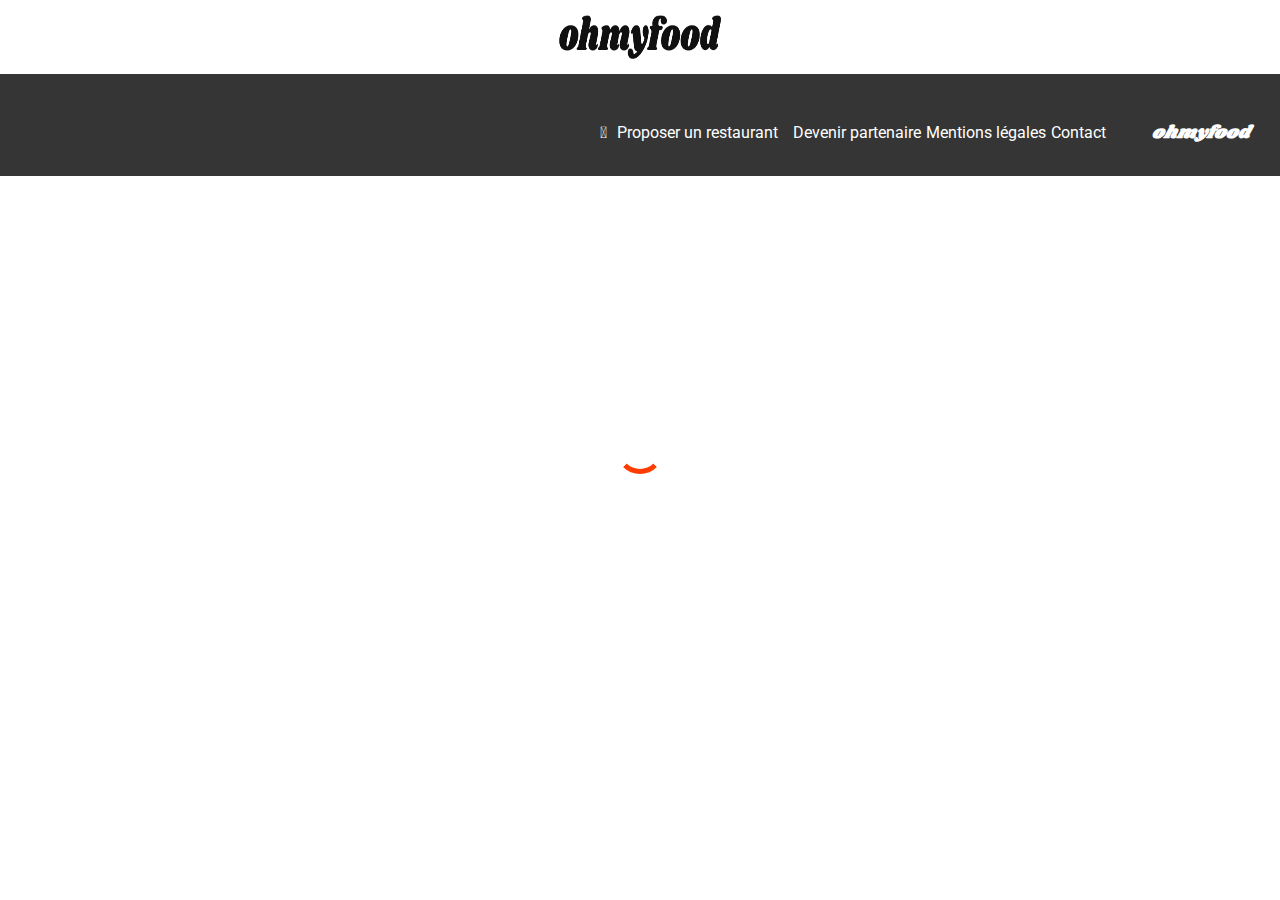
<file: restaurants/noteenchantee.html>
<!DOCTYPE html>
<html lang="fr">

<head>
    <meta charset="UTF-8">
    <meta name="viewport" content="width=device-width, initial-scale=1.0">
    <title>ohmyfood</title>
    <link rel="preconnect" href="https://fonts.googleapis.com">
    <link rel="preconnect" href="https://fonts.gstatic.com" crossorigin>
    <link href="https://fonts.googleapis.com/css2?family=Raleway:wght@400;500;700&display=swap" rel="stylesheet">
    <link rel="stylesheet" href="https://cdnjs.cloudflare.com/ajax/libs/font-awesome/6.2.1/css/all.min.css"
        integrity="sha512-MV7K8+y+gLIBoVD59lQIYicR65iaqukzvf/nwasF0nqhPay5w/9lJmVM2hMDcnK1OnMGCdVK+iQrJ7lzPJQd1w=="
        crossorigin="anonymous" referrerpolicy="no-referrer">
    <link rel="stylesheet" href="../assets/css/style.css">
    <link rel="preconnect" href="https://fonts.googleapis.com">
<link rel="preconnect" href="https://fonts.gstatic.com" crossorigin>
<link href="https://fonts.googleapis.com/css2?family=Raleway:ital,wght@0,100..900;1,100..900&family=Roboto:ital,wght@0,100;0,300;0,400;0,500;0,700;0,900;1,100;1,300;1,400;1,500;1,700;1,900&family=Shrikhand&display=swap" rel="stylesheet">
<link rel="stylesheet" href="https://cdnjs.cloudflare.com/ajax/libs/font-awesome/5.15.4/css/all.min.css">
<link href="https://fonts.googleapis.com/css2?family=Raleway:ital,wght@0,100..900;1,100..900&display=swap" rel="stylesheet">
</head>

<body>
    <div class="background">
        <span class="loader">
        </span>
    </div>
    <div class="main-container">
        <header class="header">
                <img src="../assets/images/logo/ohmyfood.png" class="header__logo" alt="image logo">
        </header>









        
        <footer>
            <div class="footer">                    
                <h3 class="footer__part">ohmyfood</h3>
                    <div class="footer__txt">
                        <div class="footer__txt--link">
                            <i class="fa-solid fa-utensils"></i>
                            <a href="#"><p>Proposer un restaurant</p></a>
                        </div>
                        
                        <div class="footer__txt--link"> 
                            <i class="fa-solid fa-handshake-angle"></i>
                            <a href="#"><p>Devenir partenaire</p></a>
                        </div>
                        <a href="#"><p>Mentions légales</p></a>
                        <a href="#"><p>Contact</p></a>
                    </div>
            </div>
        </footer>
       
    </div>
    
</body>
</file>
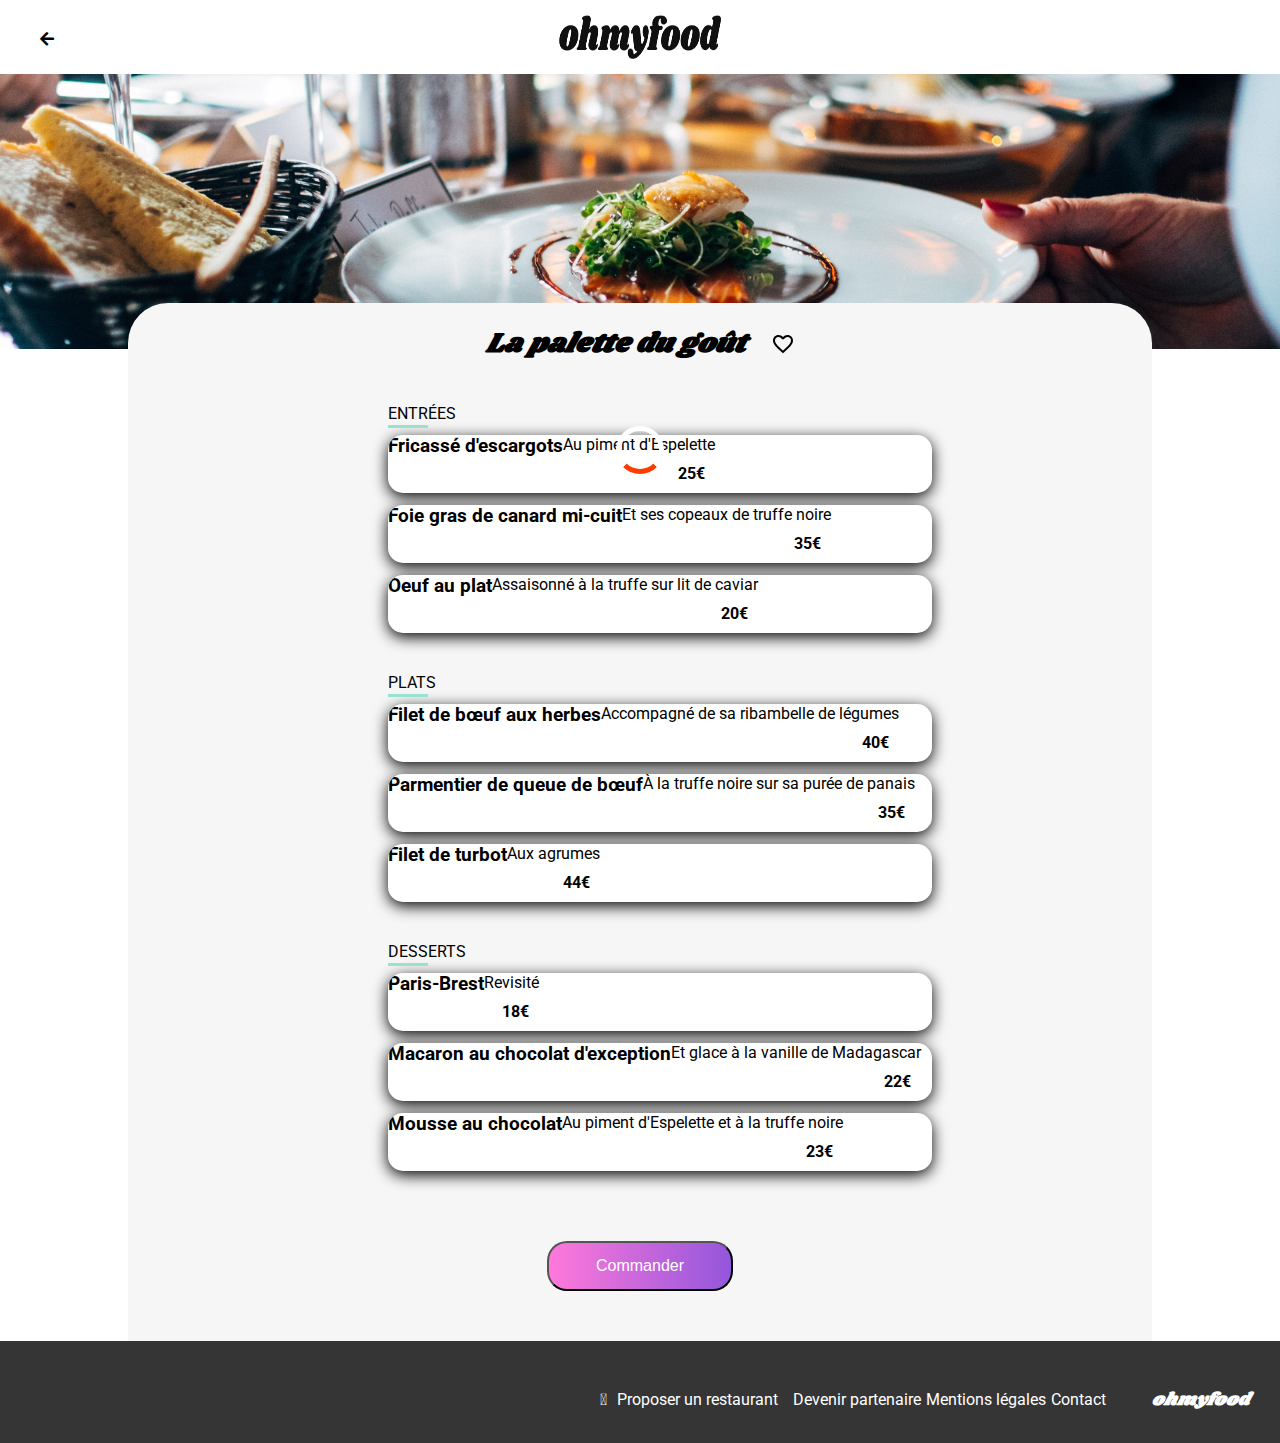
<file: restaurants/palettedugout.html>
<!DOCTYPE html>
<html lang="fr">

<head>
    <meta charset="UTF-8">
    <meta name="viewport" content="width=device-width, initial-scale=1.0">
    <title>ohmyfood</title>
    <link rel="preconnect" href="https://fonts.googleapis.com">
    <link rel="preconnect" href="https://fonts.gstatic.com" crossorigin>
    <link href="https://fonts.googleapis.com/css2?family=Raleway:wght@400;500;700&display=swap" rel="stylesheet">
    <link rel="stylesheet" href="https://cdnjs.cloudflare.com/ajax/libs/font-awesome/6.2.1/css/all.min.css"
        integrity="sha512-MV7K8+y+gLIBoVD59lQIYicR65iaqukzvf/nwasF0nqhPay5w/9lJmVM2hMDcnK1OnMGCdVK+iQrJ7lzPJQd1w=="
        crossorigin="anonymous" referrerpolicy="no-referrer">
    <link rel="stylesheet" href="../assets/css/style.css">
    <link rel="preconnect" href="https://fonts.googleapis.com">
<link rel="preconnect" href="https://fonts.gstatic.com" crossorigin>
<link href="https://fonts.googleapis.com/css2?family=Raleway:ital,wght@0,100..900;1,100..900&family=Roboto:ital,wght@0,100;0,300;0,400;0,500;0,700;0,900;1,100;1,300;1,400;1,500;1,700;1,900&family=Shrikhand&display=swap" rel="stylesheet">
<link rel="stylesheet" href="https://cdnjs.cloudflare.com/ajax/libs/font-awesome/5.15.4/css/all.min.css">
<link href="https://fonts.googleapis.com/css2?family=Raleway:ital,wght@0,100..900;1,100..900&display=swap" rel="stylesheet">
</head>

<body>
    <div class="background">
        <span class="loader">
        </span>
    </div>
    <div class="main-container">
        <header class="header">
                <img src="../assets/images/logo/ohmyfood.png" class="header__logo" alt="image logo">
                <a href="../index.html" class="button-retour">
                    <i class="fas fa-arrow-left"></i>
                </a>
        </header>

        <main>
            <section class="restaurant__image">
                <img src="../assets/images/restaurants/jay-wennington-N_Y88TWmGwA-unsplash.jpg" class="palette" alt="image de la palette du gout">
            </section>
            <section class="restaurant">
                <div class="restaurants__description">
                    <h1 class="restaurants__description--title">La palette du goût</h1>
                    <div class="restaurants__description--icone">
                        <input type="checkbox" id="heart-checkbox-1" class="visually-hidden">
                        <label for="heart-checkbox-1" class="heart-icon"></label>
                    </div>
                </div>
        

                <article class="restaurant__menu">
                    <div class="menu__entry">
                        <p class="menu__title">ENTRÉES</p>
                        <div class="menu__choice">
                                <h3 class="menu__choice--title">Fricassé d'escargots</h3>
                                <p class="menu__choice--description">Au piment d'Espelette<span class="price">25€</span></p>
                        </div>

                        <div class="menu__choice">
                            <h3 class="menu__choice--title">Foie gras de canard mi-cuit</h3>
                            <p class="menu__choice--description">Et ses copeaux de truffe noire <span class="price">35€</span></p>
                        </div>

                        <div class="menu__choice">
                            <h3 class="menu__choice--title">Oeuf au plat</h3>
                            <p class="menu__choice--description">Assaisonné à la truffe sur lit de caviar<span class="price">20€</span></p>
                    </div>
                    </div>
                </article>

                <article class="restaurant__menu">
                    <div class="menu__entry">
                        <p class="menu__title">PLATS</p>
                        <div class="menu__choice">
                                <h3 class="menu__choice--title">Filet de bœuf aux herbes</h3>
                                <p class="menu__choice--description">Accompagné de sa ribambelle de légumes<span class="price">40€</span></p>
                        </div>

                        <div class="menu__choice">
                            <h3 class="menu__choice--title">Parmentier de queue de bœuf</h3>
                            <p class="menu__choice--description">À la truffe noire sur sa purée de panais <span class="price">35€</span></p>
                        </div>

                        <div class="menu__choice">
                            <h3 class="menu__choice--title">Filet de turbot</h3>
                            <p class="menu__choice--description">Aux agrumes<span class="price">44€</span></p>
                    </div>
                    </div>
                </article>

                <article class="restaurant__menu">
                    <div class="menu__entry">
                        <p class="menu__title">DESSERTS</p>
                        <div class="menu__choice">
                                <h3 class="menu__choice--title">Paris-Brest</h3>
                                <p class="menu__choice--description">Revisité<span class="price">18€</span></p>
                        </div>

                        <div class="menu__choice">
                            <h3 class="menu__choice--title">Macaron au chocolat d'exception </h3>
                            <p class="menu__choice--description">Et glace à la vanille de Madagascar <span class="price">22€</span></p>
                        </div>

                        <div class="menu__choice">
                            <h3 class="menu__choice--title">Mousse au chocolat </h3>
                            <p class="menu__choice--description">Au piment d'Espelette et à la truffe noire<span class="price">23€</span></p>
                        </div>
                    </div>
                </article>

                <div class="order">
                    <button class="order__button">
                        Commander               
                    </button>
                </div>
            </section>
          
        </main>    


        <footer>
            <div class="footer">                    
                <h3 class="footer__part">ohmyfood</h3>
                    <div class="footer__txt">
                        <div class="footer__txt--link">
                            <i class="fa-solid fa-utensils"></i>
                            <a href="#"><p>Proposer un restaurant</p></a>
                        </div>
                        
                        <div class="footer__txt--link"> 
                            <i class="fa-solid fa-handshake-angle"></i>
                            <a href="#"><p>Devenir partenaire</p></a>
                        </div>
                        <a href="#"><p>Mentions légales</p></a>
                        <a href="#"><p>Contact</p></a>
                    </div>
            </div>
        </footer>
       
    
    </div>
</body>
</html>
</file>
<file: assets/css/style.css>
@charset "UTF-8";
/* Réinitialisation des marges et des rembourrages pour tous les éléments */
*,
*::before,
*::after {
  margin: 0;
  padding: 0;
  box-sizing: inherit;
}

html { /* Utilisation de box-sizing: inherit pour hériter du modèle de boîte défini par l'élément parent */
  box-sizing: border-box; /* Assure que la largeur et la hauteur incluent le padding et la bordure */
}

body {
  font-family: "Roboto", serif;
  /*********************************************************/
  /****search*****/
  /*****functionality***/
}
body .main-container {
  margin: auto;
  max-width: 1440px;
}
body a {
  color: inherit;
  text-decoration: none;
}
body .title {
  margin-left: 20px;
}
@media only screen and (min-width: 1024px) {
  body .title {
    margin-left: unset;
    width: 1030px;
  }
}
@media only screen and (min-width: 1024px) {
  body .title1 {
    margin-left: 206px;
    /* width: calc(322px + 20px + 322px + 20px + 322px);*/
  }
}
body .background {
  background-color: transparent; /* Fond transparent */
  animation-name: showBackground; /* Nom de l'animation */
  animation-duration: 10s; /* Durée de l'animation */
  animation-fill-mode: forwards; /* Maintenir les styles de la fin de l'animation */
  width: 100%; /* Couvrir toute la largeur du viewport */
  height: 100%; /* Couvrir toute la hauteur du viewport */
  position: fixed;
  display: flex;
  justify-content: center;
  align-items: center;
  z-index: 9999;
}
@keyframes showBackground {
  0% {
    background-color: black; /* Début de l'animation avec un fond transparent */
    scale: 1;
  }
  100% {
    background-color: transparent; /* Fin de l'animation avec un fond noir */
    scale: 0;
  }
}
body .background .loader {
  width: 48px;
  height: 48px;
  border: 5px solid #FFF;
  border-bottom-color: #FF3D00;
  border-radius: 50%;
  display: inline-block;
  box-sizing: border-box;
  animation: rotation 2s linear infinite;
  animation-delay: 2s;
}
@keyframes rotation {
  0% {
    transform: rotate(0deg);
  }
  100% {
    transform: rotate(360deg);
  }
}
body .search__bar {
  display: flex;
  flex-direction: column;
  flex-wrap: wrap;
  padding-bottom: 35px;
  gap: 35px;
  background-color: rgb(246, 246, 246);
  align-items: center;
  justify-content: center;
}
body .search__bar .search__bar--input {
  display: flex;
  flex-direction: row;
  justify-content: center;
  align-items: center;
  background-color: rgb(234, 234, 234);
  border-top: 2px rgb(234, 234, 234); /* Bordure en haut */
  border-bottom: 2px rgb(234, 234, 234);
  box-shadow: 0px 4px 8px rgb(0, 0, 0); /* Ombre avec un léger flou */
  height: 50px;
  width: 100%;
}
body .search__bar .search__bar--input .fa-location-dot {
  margin-right: 20px;
}
body .search__bar .search__bar--input input::placeholder {
  font-weight: bold;
}
body .search__bar .search__bar--input input {
  border: none; /* Désactive la bordure */
  background-color: initial;
}
body .search__bar .search__introduction {
  display: flex;
  flex-direction: column;
  justify-content: center;
  align-items: center;
  justify-content: center;
  gap: 20px;
}
body .search__bar .search__introduction .search__title {
  margin-left: 20px;
  margin-right: 20px;
  display: flex;
  flex-direction: column;
  align-items: center;
  justify-content: center;
  text-align: center;
  gap: 20px;
}
body .search__bar .search__introduction p {
  margin-left: 20px;
  margin-right: 20px;
  text-align: center;
}
body .search__bar .search__explore {
  display: flex;
  flex-direction: row;
  justify-content: center;
  align-items: center;
  width: 218px;
  height: 50px;
  color: white;
  background-image: linear-gradient(to left, rgb(147, 86, 220), rgb(255, 121, 218));
  border-radius: 20px;
  cursor: pointer; /* Curseur pointer */
  transition: background-color 0.5s; /* Transition en douceur */
  font-size: 16px;
}
body .search__bar input[type=button] {
  background-image: linear-gradient(to left, rgba(147, 86, 220, 0.8), rgba(255, 121, 218, 0.8));
}
body .search__bar .search__explore:hover {
  filter: brightness(1.1); /* Éclaircir le bouton */
  transform: scale(1); /* Optionnel: agrandir légèrement le bouton pour un effet plus dynamique */
}
body .functionality {
  display: flex;
  flex-direction: column;
  gap: 35px;
  margin-top: 20px;
}
body .functionality .functionality__links {
  display: flex;
  flex-direction: column;
  justify-content: center;
  align-items: center;
  gap: 20px;
}
@media only screen and (min-width: 1024px) {
  body .functionality .functionality__links {
    flex-direction: row;
  }
}
body .functionality .functionality__links .functionality__links--card {
  display: flex;
  flex-direction: row;
  justify-content: center;
  align-items: center;
  border-radius: 20px;
  background-color: rgb(246, 246, 246);
  width: 322px;
  height: 73px;
  box-shadow: 0px 4px 15px 0px rgb(0, 0, 0);
}
body .functionality .functionality__links .functionality__links--card .numbered-icon {
  min-width: 24px;
  height: 24px;
  border: 1px solid rgb(217, 217, 217);
  border-radius: 50%;
  display: flex;
  flex-direction: row;
  justify-content: center;
  align-items: center;
  color: white;
  background-color: rgb(147, 86, 220);
  position: absolute;
  font-family: "Roboto";
  transform: translateX(-160px);
}
body .functionality .functionality__links .functionality__links--card .fa-mobile-screen-button, body .functionality .functionality__links .functionality__links--card .fa-list {
  color: rgb(126, 126, 126);
  margin-right: 20px;
}
body .functionality .functionality__links .functionality__links--card .fa-store {
  color: rgb(147, 86, 220);
  margin-right: 20px;
}

.header {
  display: flex;
  flex-direction: column;
  justify-content: center;
  align-items: center;
  gap: 35px;
}
.header .header__logo {
  width: 162px; /* la largeur */
  height: 44px;
  margin: 15px;
}

.footer {
  background-color: rgb(53, 53, 53);
}
.footer .footer__part {
  padding-top: 16px;
  padding-left: 16px;
  font-family: "shrikhand";
  font-style: italic;
  font-size: 18px;
  color: white;
}
.footer .footer__txt {
  display: flex;
  flex-direction: column;
  gap: 5px;
  margin-top: 10px;
  margin-left: 16px;
  color: white;
  padding-bottom: 16px;
}
.footer .footer__txt .footer__txt--link {
  display: flex;
}
.footer .footer__txt .footer__txt--link .fa-solid {
  margin-right: 10px;
}

@media only screen and (min-width: 1024px) {
  .footer {
    display: flex;
    flex-direction: row-reverse;
    align-items: baseline;
  }
  .footer .footer__part {
    margin: 30px;
  }
  .footer .footer__txt {
    display: flex;
    flex-direction: row;
    color: white;
  }
}
/***************restaurant*************/
.restaurants {
  display: flex;
  flex-direction: column;
  gap: 20px;
  padding-top: 35px;
  background-color: rgb(246, 246, 246);
  margin-top: 40px;
  align-items: center;
  justify-content: center;
}
.restaurants .restaurant__cards {
  display: flex;
  flex-direction: column;
  align-items: center;
  justify-content: center;
  gap: 50px;
  margin-bottom: 50px;
}
.restaurants .restaurant__cards .card {
  width: 340px;
  background-color: white;
  border-radius: 15px;
  padding-bottom: 10px;
  position: relative;
}
.restaurants .restaurant__cards .card a {
  display: block;
  width: 100%;
  height: auto;
}
.restaurants .restaurant__cards .card .card__image {
  height: 200px;
  width: 100%;
  border-radius: 15px 15px 0 0;
}
.restaurants .restaurant__cards .card .card__news {
  border-radius: 2px;
  width: 80px;
  height: 29px;
  background-color: rgb(153, 226, 208);
  color: rgb(0, 135, 102);
  display: flex;
  flex-direction: row;
  justify-content: center;
  align-items: center;
  position: absolute;
  top: 15px; /* Ajustez la valeur selon votre préférence */
  right: 15px; /* Ajustez la valeur selon votre préférence */
}
.restaurants .restaurant__cards .card .card__txt {
  display: flex;
  flex-direction: column;
  margin: 10px;
}
.restaurants .restaurant__cards .card .card__txt .card__text {
  display: flex;
  flex-direction: row; /* Assurez-vous que les éléments enfants sont alignés horizontalement */
  justify-content: space-between; /* Place les éléments à l'extrémité de chaque ligne */
  align-items: center; /* Aligne les éléments verticalement au centre */
  padding-left: 5px;
  /* Style de base de l'icône de cœur */
  /* CSS pour cacher l'élément input */
}
.restaurants .restaurant__cards .card .card__txt .card__text :root {
  --heart-fill-color: linear-gradient(to left, rgba(147, 86, 220, 1), rgba(255, 121, 218, 1));
}
.restaurants .restaurant__cards .card .card__txt .card__text .heart-icon {
  display: inline-block;
  width: 24px;
  height: 24px;
  background-image: url('data:image/svg+xml;utf8,<svg xmlns="http://www.w3.org/2000/svg" viewBox="0 0 24 24" fill="var(--heart-fill-color)"><path d="M0 0h24v24H0z" fill="none"/><path d="M16.5 3c-1.74 0-3.41.81-4.5 2.09C10.91 3.81 9.24 3 7.5 3 4.42 3 2 5.42 2 8.5c0 3.78 3.4 6.86 8.55 11.54L12 21.35l1.45-1.32C18.6 15.36 22 12.28 22 8.5 22 5.42 19.58 3 16.5 3zm-4.4 15.55l-.1.1-.1-.1C7.14 14.24 4 11.39 4 8.5 4 6.5 5.5 5 7.5 5c1.54 0 3.04.99 3.57 2.36h1.87C13.46 5.99 14.96 5 16.5 5c2 0 3.5 1.5 3.5 3.5 0 2.89-3.14 5.74-7.9 10.05z"/></svg>');
  background-size: cover;
  cursor: pointer;
}
.restaurants .restaurant__cards .card .card__txt .card__text .visually-hidden {
  position: absolute;
  width: 1px;
  height: 1px;
  margin: -1px;
  padding: 0;
  overflow: hidden; /*masque tout contenu qui déborde des limites de son conteneur parent.*/
  clip: rect(0, 0, 0, 0); /*masquer le contenu*/
  border: 0;
}
.restaurants .restaurant__cards .card .card__txt .card__text input:checked + .heart-icon {
  background-image: url('data:image/svg+xml;utf8,<svg xmlns="http://www.w3.org/2000/svg" viewBox="0 0 512 512"><!--!Font Awesome Free 6.5.2 by @fontawesome - https://fontawesome.com License - https://fontawesome.com/license/free Copyright 2024 Fonticons, Inc.--><path d="M47.6 300.4L228.3 469.1c7.5 7 17.4 10.9 27.7 10.9s20.2-3.9 27.7-10.9L464.4 300.4c30.4-28.3 47.6-68 47.6-109.5v-5.8c0-69.9-50.5-129.5-119.4-141C347 36.5 300.6 51.4 268 84L256 96 244 84c-32.6-32.6-79-47.5-124.6-39.9C50.5 55.6 0 115.2 0 185.1v5.8c0 41.5 17.2 81.2 47.6 109.5z" fill="rgba(147, 86, 220, 1)"/></svg>');
}
@media only screen and (min-width: 1024px) {
  .restaurants .restaurant__cards {
    display: flex;
    flex-wrap: wrap;
    flex-direction: row;
  }
  .restaurants .restaurant__cards .card {
    width: 490px;
    height: 251px;
  }
  .restaurants .restaurant__cards .card .card__image {
    height: 200px;
  }
  .restaurants .restaurant__cards .card .card__txt {
    margin: initial;
    margin-left: 15px;
    margin-right: 15px;
  }
}

.button-retour {
  position: absolute; /* Position fixe pour rester en haut de la page */
  top: 20px; /* Distance du haut de la page */
  left: 20px; /* Distance de la gauche de la page */
  padding: 10px 20px; /* Espacement intérieur */
  border-radius: 5px; /* Coins arrondis */
  text-decoration: none; /* Suppression du soulignage du lien */
}
.button-retour .fa-arrow-lef {
  width: 17px;
  height: 16px;
}

.restaurant__image .palette {
  object-fit: cover;
  object-position: center;
  width: 100%;
  height: 275px;
}

.main-container {
  position: relative;
}
.main-container .restaurant {
  position: relative;
  margin-top: -50px;
  display: flex;
  flex-direction: column;
  gap: 40px;
  background-color: rgb(246, 246, 246);
  border-radius: 40px 40px 0px 0px;
  padding: 20px;
  width: 100%;
}
@media only screen and (min-width: 1024px) {
  .main-container .restaurant {
    width: 80%;
    margin-left: 10%;
  }
}
@media only screen and (min-width: 1024px) {
  .main-container .restaurant .restaurant__menu {
    max-width: 625px;
    margin-left: 240px;
    margin-right: 200px;
  }
}
.main-container .restaurant .restaurants__description {
  display: flex;
  flex-direction: row;
  justify-content: space-between;
  /* CSS pour cacher l'élément input */
}
@media only screen and (min-width: 1024px) {
  .main-container .restaurant .restaurants__description {
    justify-content: center;
    gap: 25px;
  }
}
.main-container .restaurant .restaurants__description .restaurants__description--title {
  font-family: "shrikhand";
  font-style: italic;
  font-size: 28px;
}
.main-container .restaurant .restaurants__description .restaurants__description--icone {
  display: flex;
  flex-direction: column;
  justify-content: center;
}
.main-container .restaurant .restaurants__description .heart-icon {
  display: inline-block;
  width: 24px;
  height: 24px;
  background-image: url('data:image/svg+xml;utf8,<svg xmlns="http://www.w3.org/2000/svg" viewBox="0 0 24 24" fill="var(--heart-fill-color)"><path d="M0 0h24v24H0z" fill="none"/><path d="M16.5 3c-1.74 0-3.41.81-4.5 2.09C10.91 3.81 9.24 3 7.5 3 4.42 3 2 5.42 2 8.5c0 3.78 3.4 6.86 8.55 11.54L12 21.35l1.45-1.32C18.6 15.36 22 12.28 22 8.5 22 5.42 19.58 3 16.5 3zm-4.4 15.55l-.1.1-.1-.1C7.14 14.24 4 11.39 4 8.5 4 6.5 5.5 5 7.5 5c1.54 0 3.04.99 3.57 2.36h1.87C13.46 5.99 14.96 5 16.5 5c2 0 3.5 1.5 3.5 3.5 0 2.89-3.14 5.74-7.9 10.05z"/></svg>');
  background-size: cover;
  cursor: pointer;
}
.main-container .restaurant .restaurants__description .visually-hidden {
  position: absolute;
  width: 1px;
  height: 1px;
  margin: -1px;
  padding: 0;
  overflow: hidden; /*masque tout contenu qui déborde des limites de son conteneur parent.*/
  clip: rect(0, 0, 0, 0); /*masquer le contenu*/
  border: 0;
}
.main-container .restaurant .restaurants__description input:checked + .heart-icon {
  background-image: url('data:image/svg+xml;utf8,<svg xmlns="http://www.w3.org/2000/svg" viewBox="0 0 512 512"><!--!Font Awesome Free 6.5.2 by @fontawesome - https://fontawesome.com License - https://fontawesome.com/license/free Copyright 2024 Fonticons, Inc.--><path d="M47.6 300.4L228.3 469.1c7.5 7 17.4 10.9 27.7 10.9s20.2-3.9 27.7-10.9L464.4 300.4c30.4-28.3 47.6-68 47.6-109.5v-5.8c0-69.9-50.5-129.5-119.4-141C347 36.5 300.6 51.4 268 84L256 96 244 84c-32.6-32.6-79-47.5-124.6-39.9C50.5 55.6 0 115.2 0 185.1v5.8c0 41.5 17.2 81.2 47.6 109.5z" fill="rgba(147, 86, 220, 1)"/></svg>');
}
.main-container .restaurant .restaurant__menu .menu__entry,
.main-container .restaurant .menu__flat,
.main-container .restaurant .menu__dessert {
  display: flex;
  flex-direction: column;
  gap: 12px;
}
.main-container .restaurant .restaurant__menu .menu__entry .menu__title,
.main-container .restaurant .menu__flat .menu__title,
.main-container .restaurant .menu__dessert .menu__title {
  font-size: 16px;
  color: rgb(0, 0, 0);
  position: relative; /* Position relative pour faciliter le positionnement de la sous-ligne */
}
.main-container .restaurant .restaurant__menu .menu__entry .menu__title::before,
.main-container .restaurant .menu__flat .menu__title::before,
.main-container .restaurant .menu__dessert .menu__title::before {
  content: ""; /* Ajoute un contenu vide */
  position: absolute; /* Position absolue par rapport à l'élément parent */
  bottom: -5px; /* Distance de la sous-ligne par rapport au bas de l'élément li */
  left: 0; /* Alignement de la sous-ligne sur la gauche */
  right: 0;
  height: 3px; /* Épaisseur de la sous-ligne */
  background-color: rgb(242, 242, 242);
  width: 40px;
  background-color: rgb(153, 226, 208);
}
.main-container .restaurant .restaurant__menu .menu__entry .menu__choice,
.main-container .restaurant .menu__flat .menu__choice,
.main-container .restaurant .menu__dessert .menu__choice {
  animation-duration: 3s;
  animation-delay: 0s;
  animation-name: glissement;
  animation-iteration-count: 1;
  animation-fill-mode: forwards;
  background-color: white;
  border-radius: 15px;
  box-shadow: 0 4px 15px 0;
  width: 100%;
  display: flex;
  flex-direction: row;
  overflow: hidden;
}
@keyframes glissement {
  from {
    margin-top: 100%;
    height: 300%;
  }
  to {
    margin-top: 0%;
    height: 100%;
  }
}
.main-container .restaurant .restaurant__menu .menu__entry .menu__choice .menu__choice--content,
.main-container .restaurant .menu__flat .menu__choice .menu__choice--content,
.main-container .restaurant .menu__dessert .menu__choice .menu__choice--content {
  flex: 1;
  margin: 10px;
  width: 216px;
}
.main-container .restaurant .restaurant__menu .menu__entry .menu__choice .menu__choice--content .menu__choice--title,
.main-container .restaurant .restaurant__menu .menu__entry .menu__choice .menu__choice--content .menu__choice--description,
.main-container .restaurant .menu__flat .menu__choice .menu__choice--content .menu__choice--title,
.main-container .restaurant .menu__flat .menu__choice .menu__choice--content .menu__choice--description,
.main-container .restaurant .menu__dessert .menu__choice .menu__choice--content .menu__choice--title,
.main-container .restaurant .menu__dessert .menu__choice .menu__choice--content .menu__choice--description {
  overflow: hidden;
  text-overflow: ellipsis;
  white-space: nowrap;
}
.main-container .restaurant .restaurant__menu .menu__entry .menu__choice .price,
.main-container .restaurant .menu__flat .menu__choice .price,
.main-container .restaurant .menu__dessert .menu__choice .price {
  font-weight: 700;
  display: flex;
  align-items: flex-end;
  justify-content: flex-end;
  margin: 10px;
  cursor: pointer;
}
.main-container .restaurant .restaurant__menu .menu__entry .menu__choice .checkbox,
.main-container .restaurant .menu__flat .menu__choice .checkbox,
.main-container .restaurant .menu__dessert .menu__choice .checkbox {
  display: flex;
  justify-content: center;
  align-items: center;
  width: 59px;
  height: 69px;
  background-color: rgb(153, 226, 208);
  border-radius: 0 15px 15px 0;
  transition-duration: 0.5s;
  margin-right: -3.7rem;
  cursor: pointer;
}
.main-container .restaurant .restaurant__menu .menu__entry .menu__choice .checkbox .fa-circle-check,
.main-container .restaurant .menu__flat .menu__choice .checkbox .fa-circle-check,
.main-container .restaurant .menu__dessert .menu__choice .checkbox .fa-circle-check {
  color: white;
}
.main-container .restaurant .restaurant__menu .menu__entry .menu__choice:hover .checkbox,
.main-container .restaurant .menu__flat .menu__choice:hover .checkbox,
.main-container .restaurant .menu__dessert .menu__choice:hover .checkbox {
  margin-right: 0;
}
.main-container .restaurant .order {
  display: flex;
  justify-content: center;
  margin: 30px;
}
.main-container .restaurant .order .order__button {
  display: flex;
  flex-direction: row;
  justify-content: center;
  align-items: center;
  width: 186px;
  height: 50px;
  color: white;
  background-image: linear-gradient(to left, rgb(147, 86, 220), rgb(255, 121, 218));
  border-radius: 20px;
  transition: background-color 0.5s;
  font-size: 16px;
}
.main-container .restaurant .order .order__button:hover {
  filter: brightness(1.1); /* Éclaircir le bouton */
  transform: scale(1); /* Optionnel: agrandir légèrement le bouton pour un effet plus dynamique */
}
.main-container .footer {
  position: absolute;
  width: 100%;
}

/*# sourceMappingURL=style.css.map */
</file>
<file: Projet_myfood/assets/css/style.css>
/****** General ***********/
/* Réinitialisation des marges et des rembourrages pour tous les éléments */
*,
*::before,
*::after {
    margin: 0;
    padding: 0;
    box-sizing: inherit;

}
html {/* Utilisation de box-sizing: inherit pour hériter du modèle de boîte défini par l'élément parent */

    box-sizing: border-box;/* Assure que la largeur et la hauteur incluent le padding et la bordure */
}

@media (max-width: 767.98px) {

    body {
        display: flex;
        justify-content: center;
    }

   
    .main-header {
        display: flex;
        justify-content: space-between;
        align-items: center;  
        flex-direction: column;
        gap:35px;

    }
    .logo {  
        width:162px; /* la largeur */
        height: 44px;
    }
    .main-header .logo {
        margin: 15px;
    }
    /*main {
        margin-top: 20px; /**Pour faire descendre le contenu par rapport le menu */
    
    
    .barre-recherche {
        width: 100%;
    }
    
   
    
    .introduction {
        margin:  auto; /* Centrer la section horizontalement */
        gap:35px;/*pour faire descendre la barre de recherche*/
    }
    
    a {
        color: inherit;
        text-decoration: none;
    }

    .titre-fonctionnement {
        display: flex;
        align-items:start;
        justify-content: center;
        flex-direction: column;  
    }
    .lien {
        display: flex;
        align-items: center;
        justify-content: center;
        flex-direction: column;
    
    }
    .lienfonction {
        margin:initial;
        width: 162px;
        
    
    }
    
    .filtre h3 {
        width: 100%;
    
    }
    .filtre a {
        font-size: 14px;
    }
    
    .restaurants {
        display: flex;
        flex-direction: column;
    }
    
   
    
    .barre-recherche {
        justify-content: center;
    }
    
 
    
   
    
   
    .restaurants .card { 
        width: 346px;
        height:231px ;
        padding: 5px;
        box-shadow: 0px 4px 8px rgba(0, 0, 0, 0.1); /* Ombre avec un léger flou */
    
    }
    
    
    .card {
        width: 340px;
       height : 251px;
    }
    
    .image {
        width:100%;
    }
    
    /*********footer******/
    .footer {
        display: flex;
        flex-direction: column;
        align-items: start;
        gap:30px;
    
    }
    
    
    
    }
</file>
